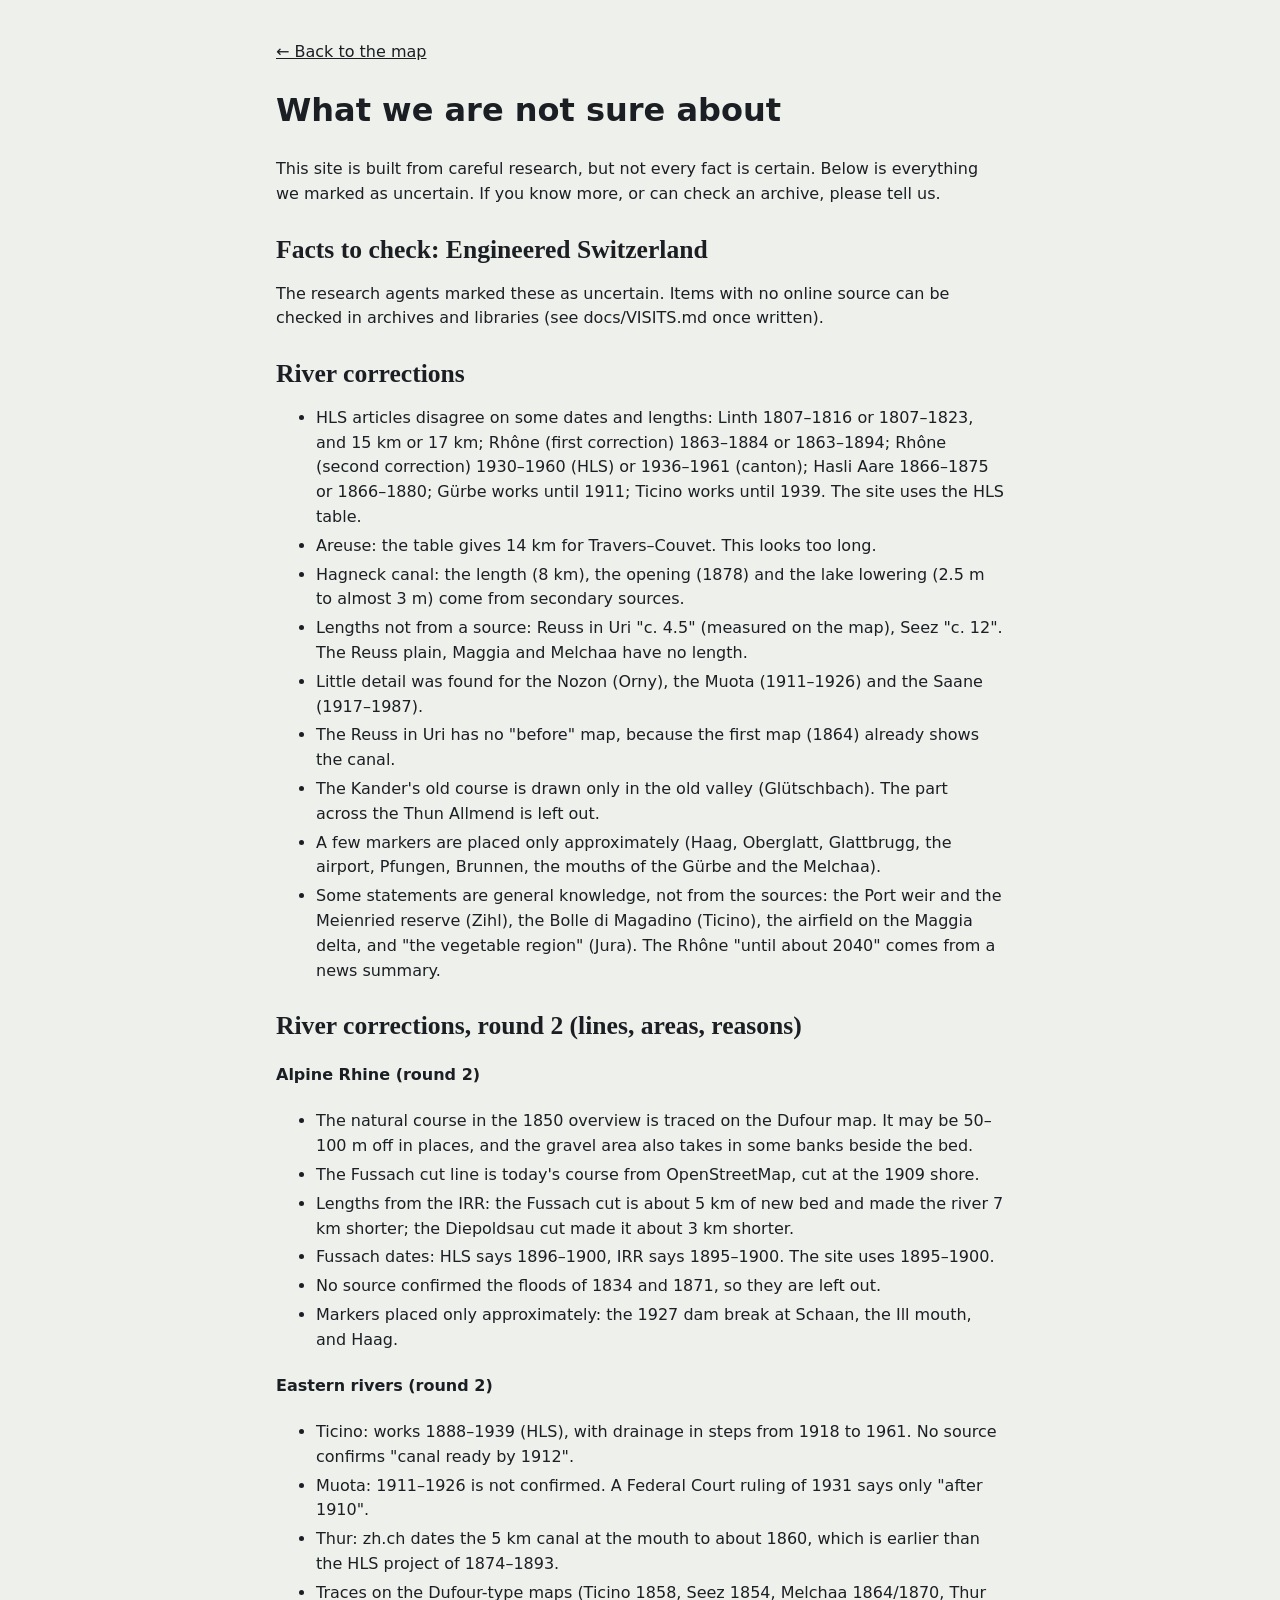
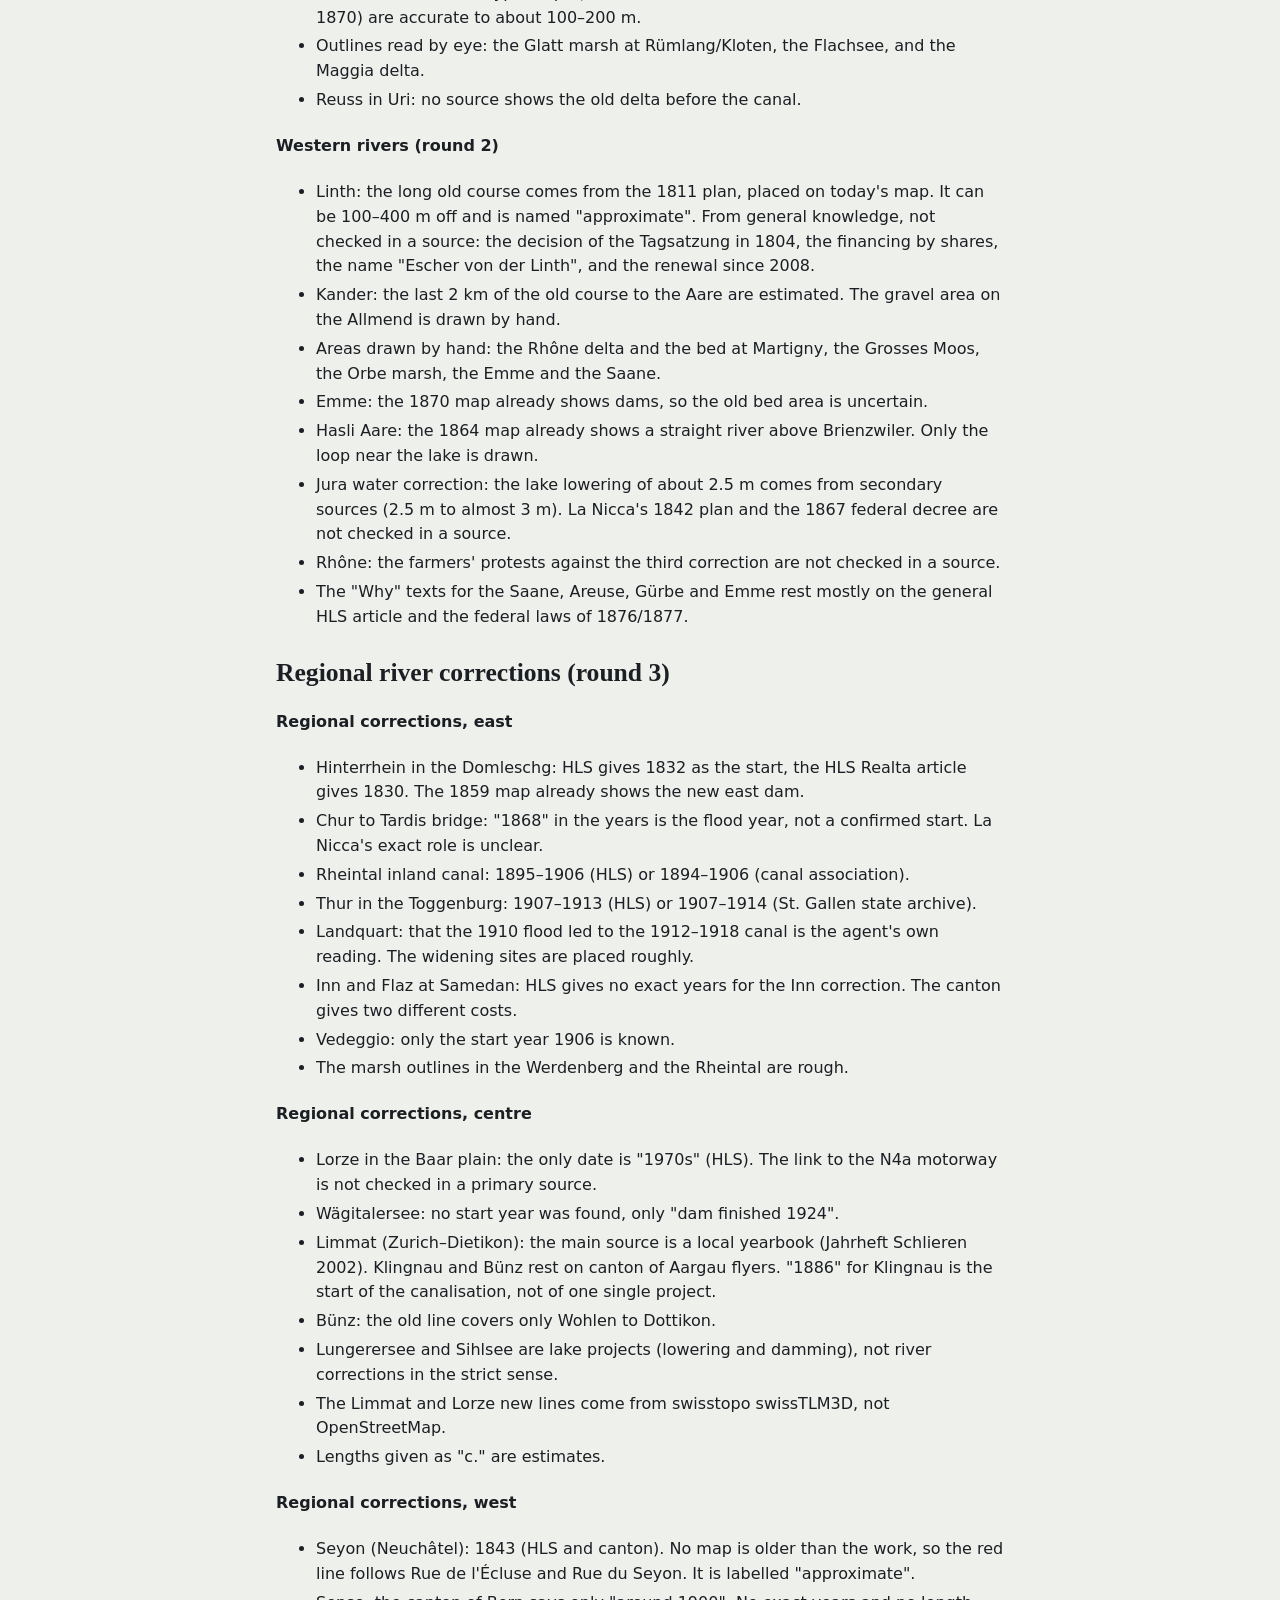
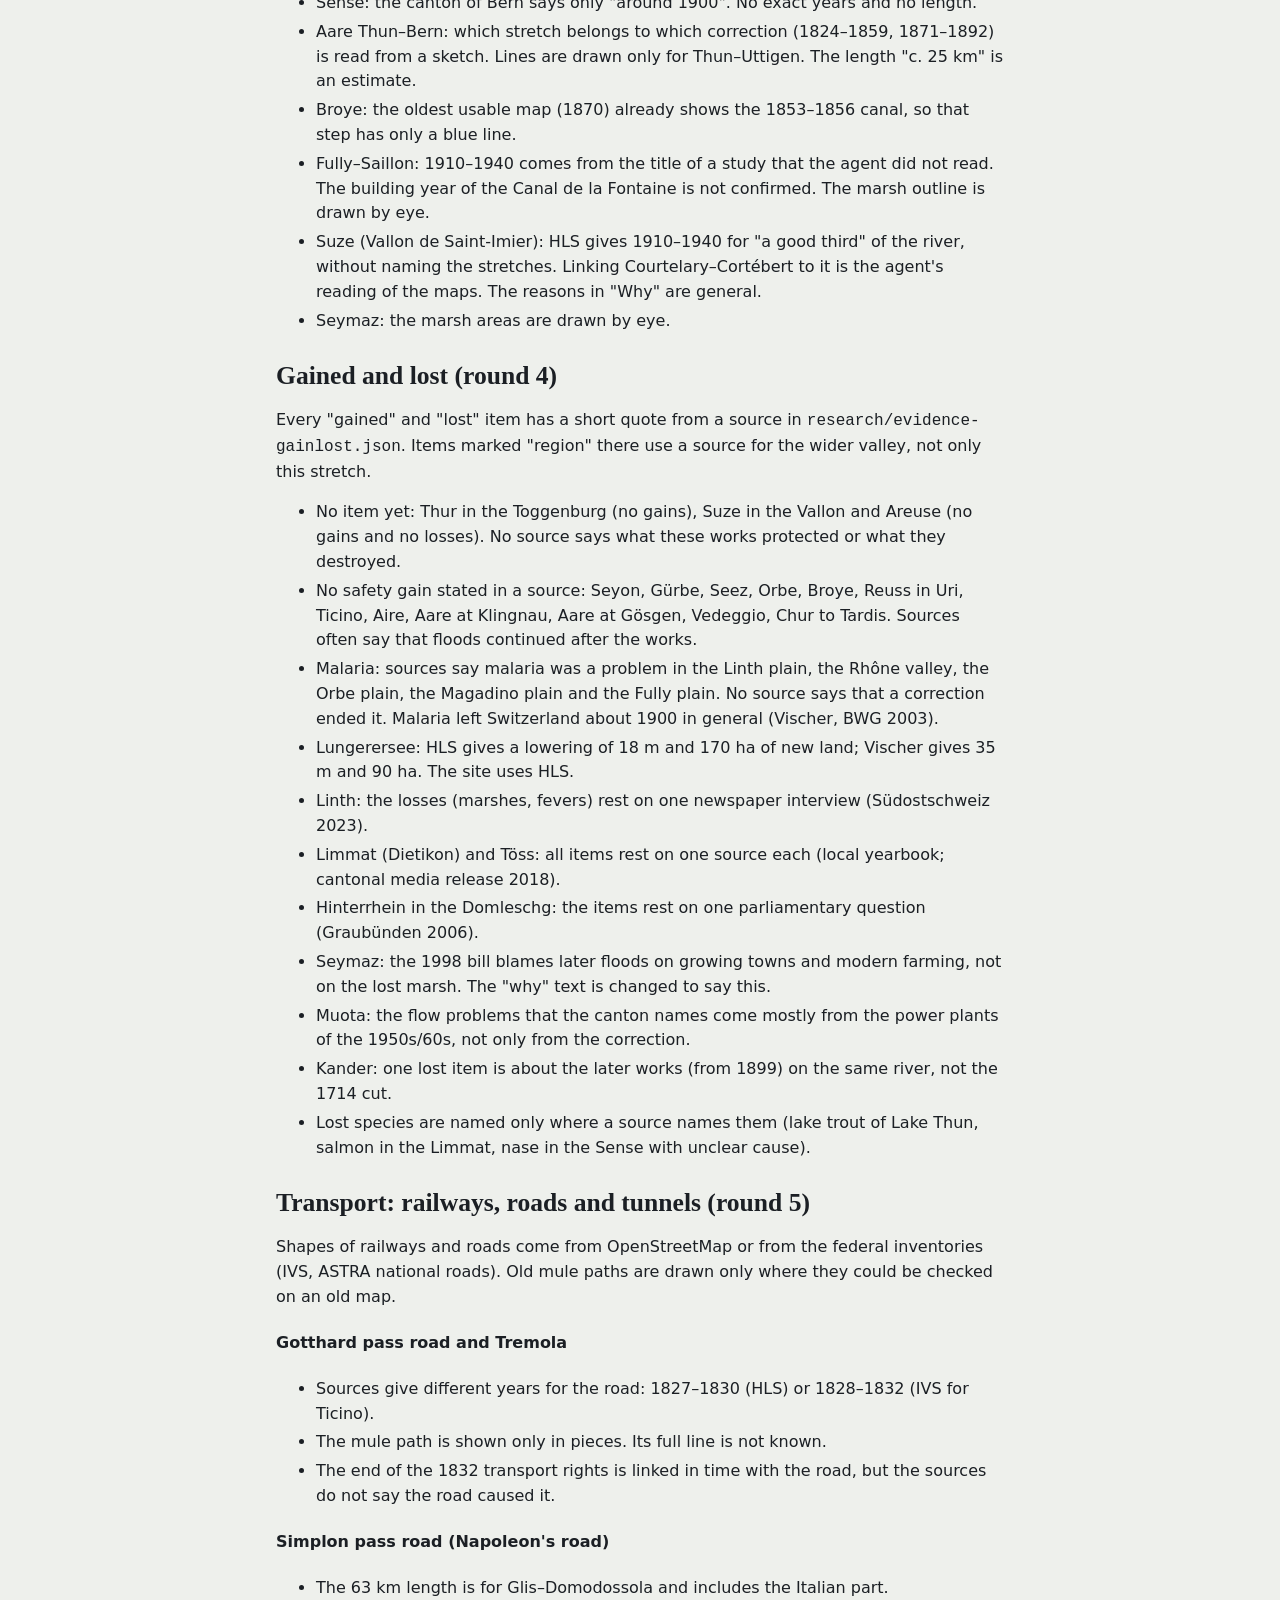
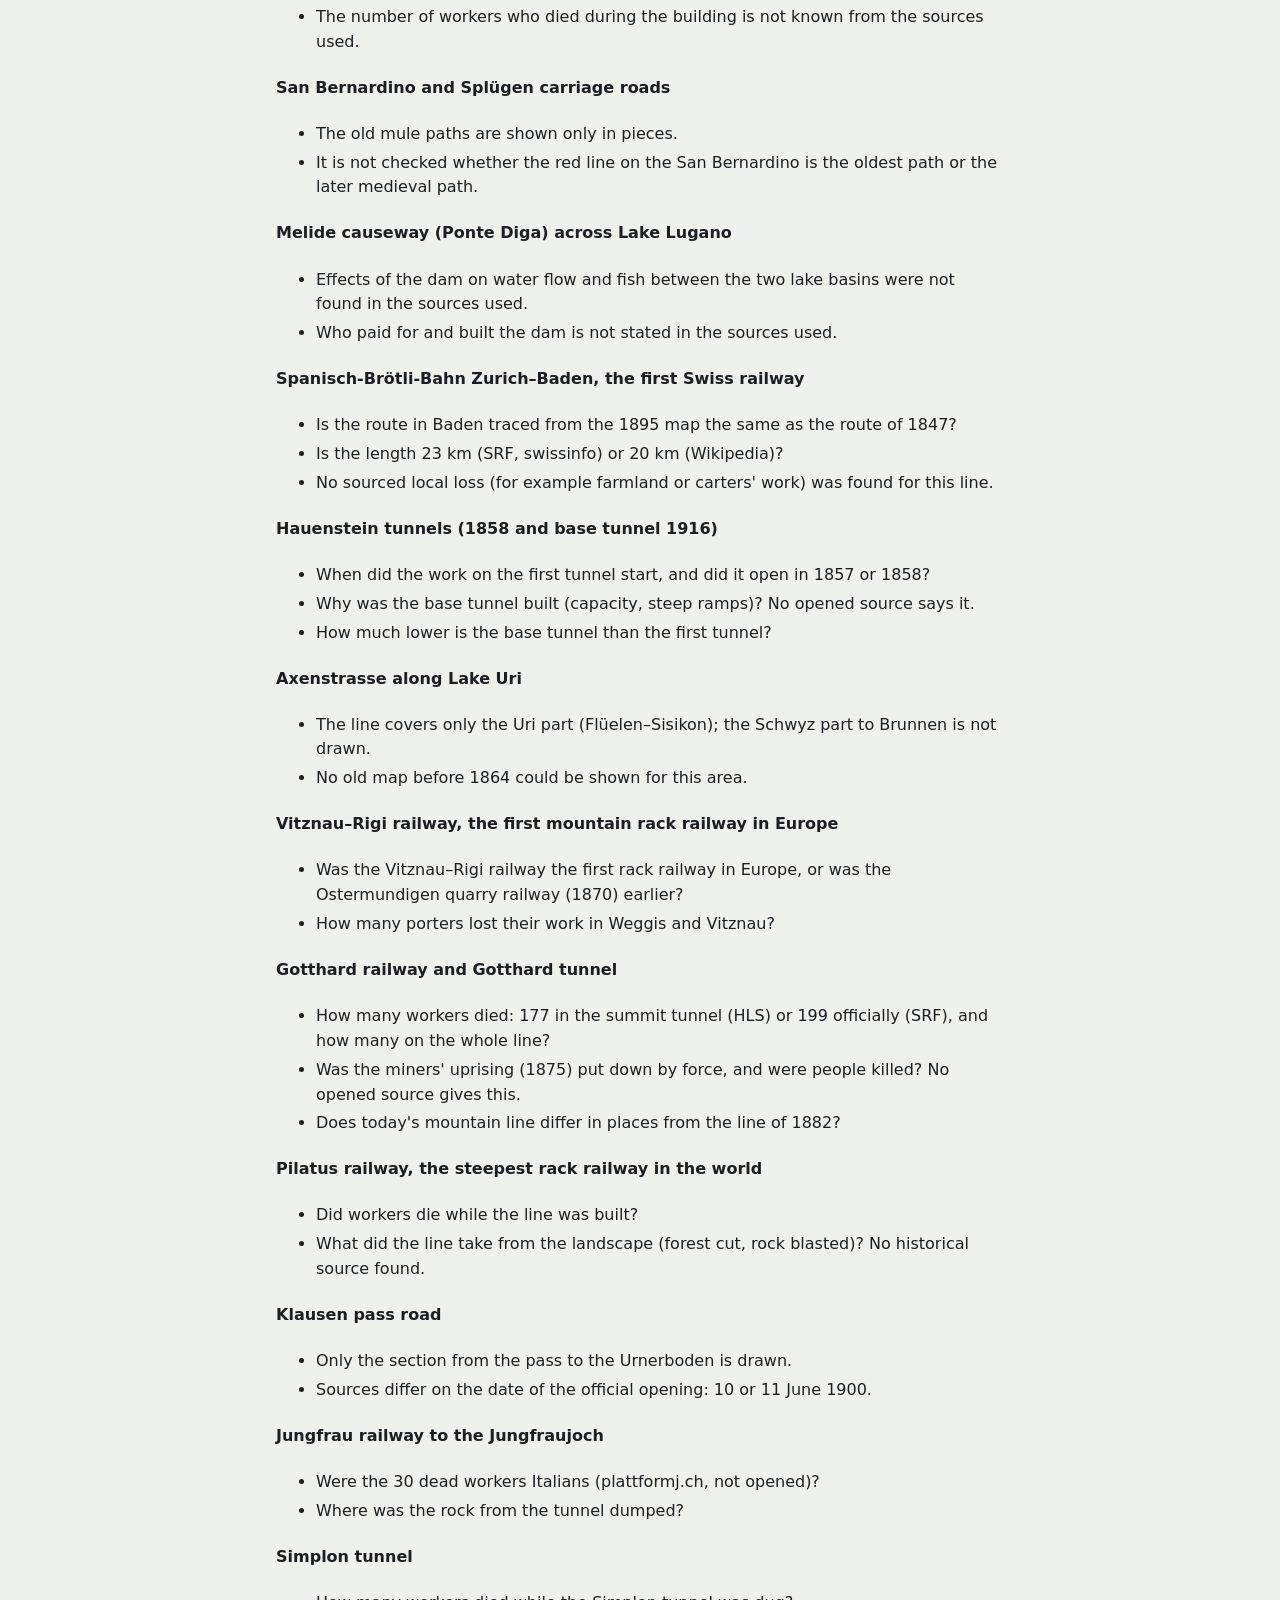
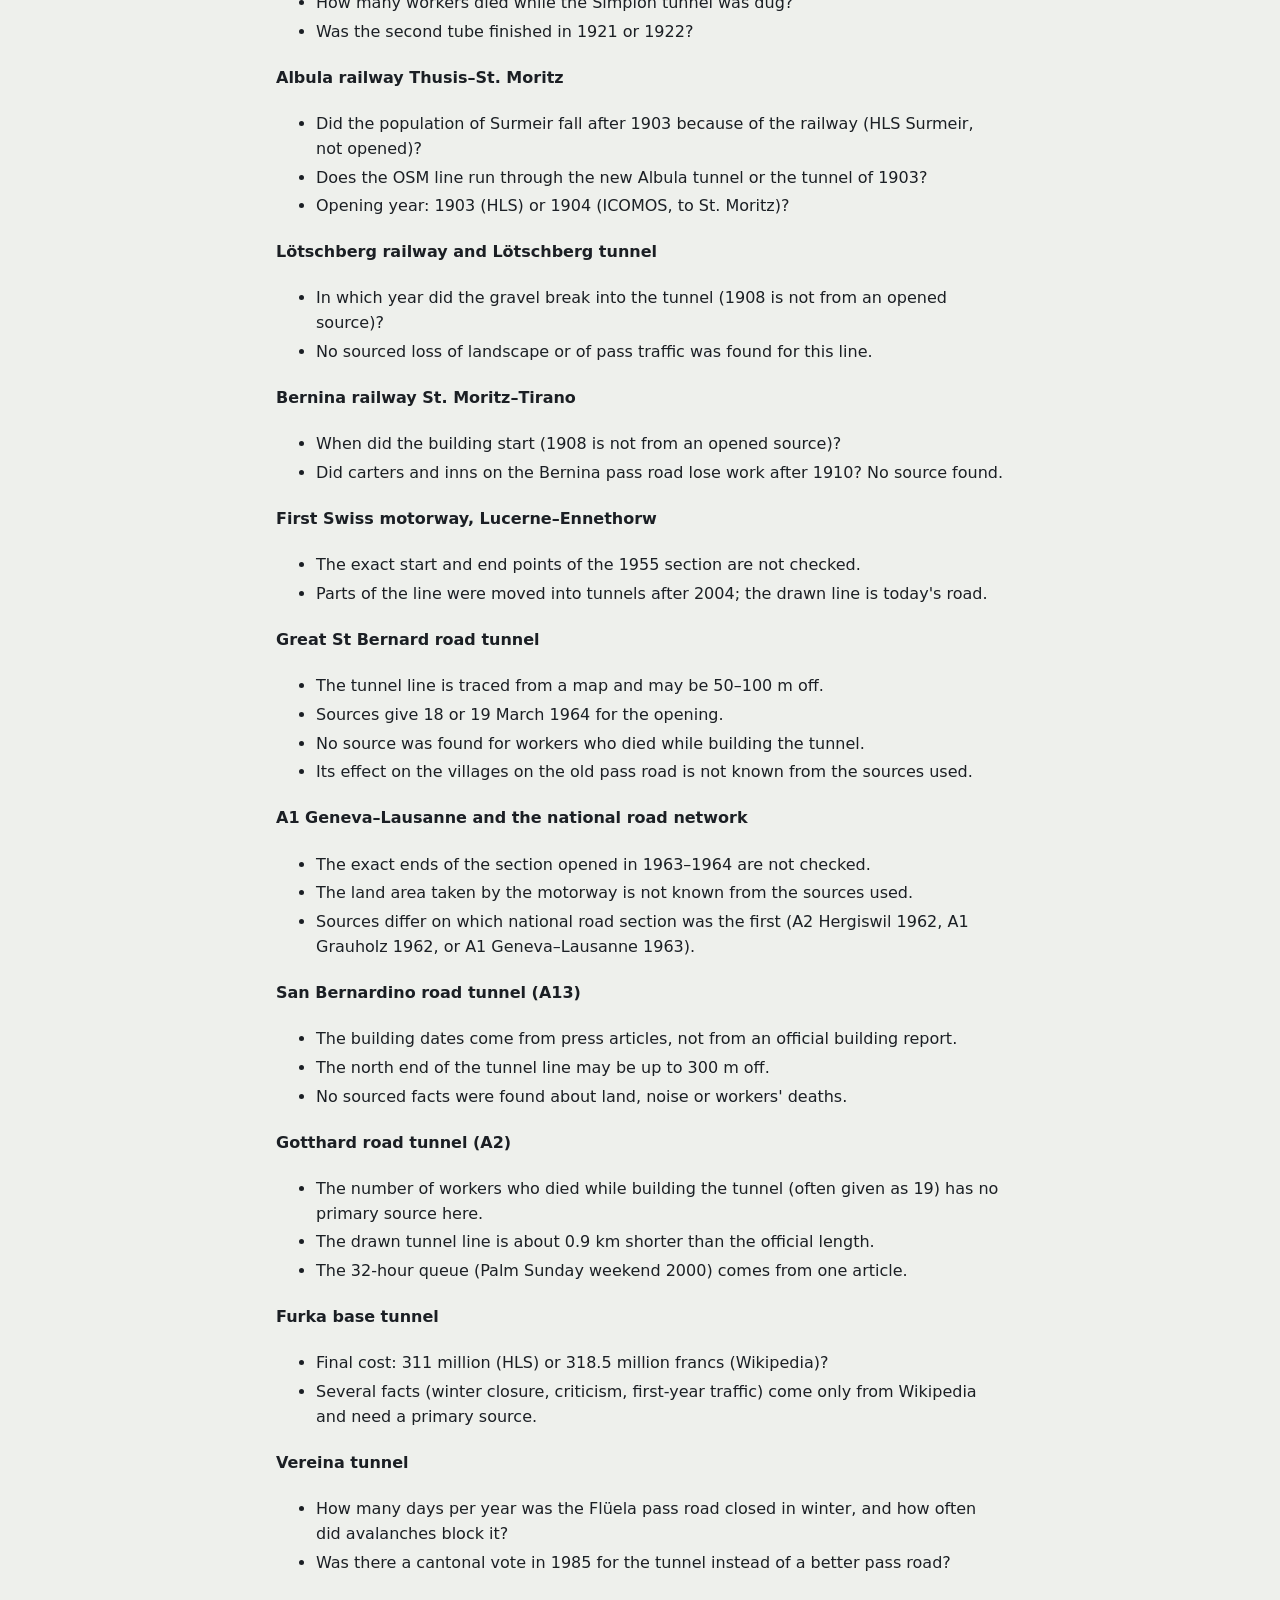
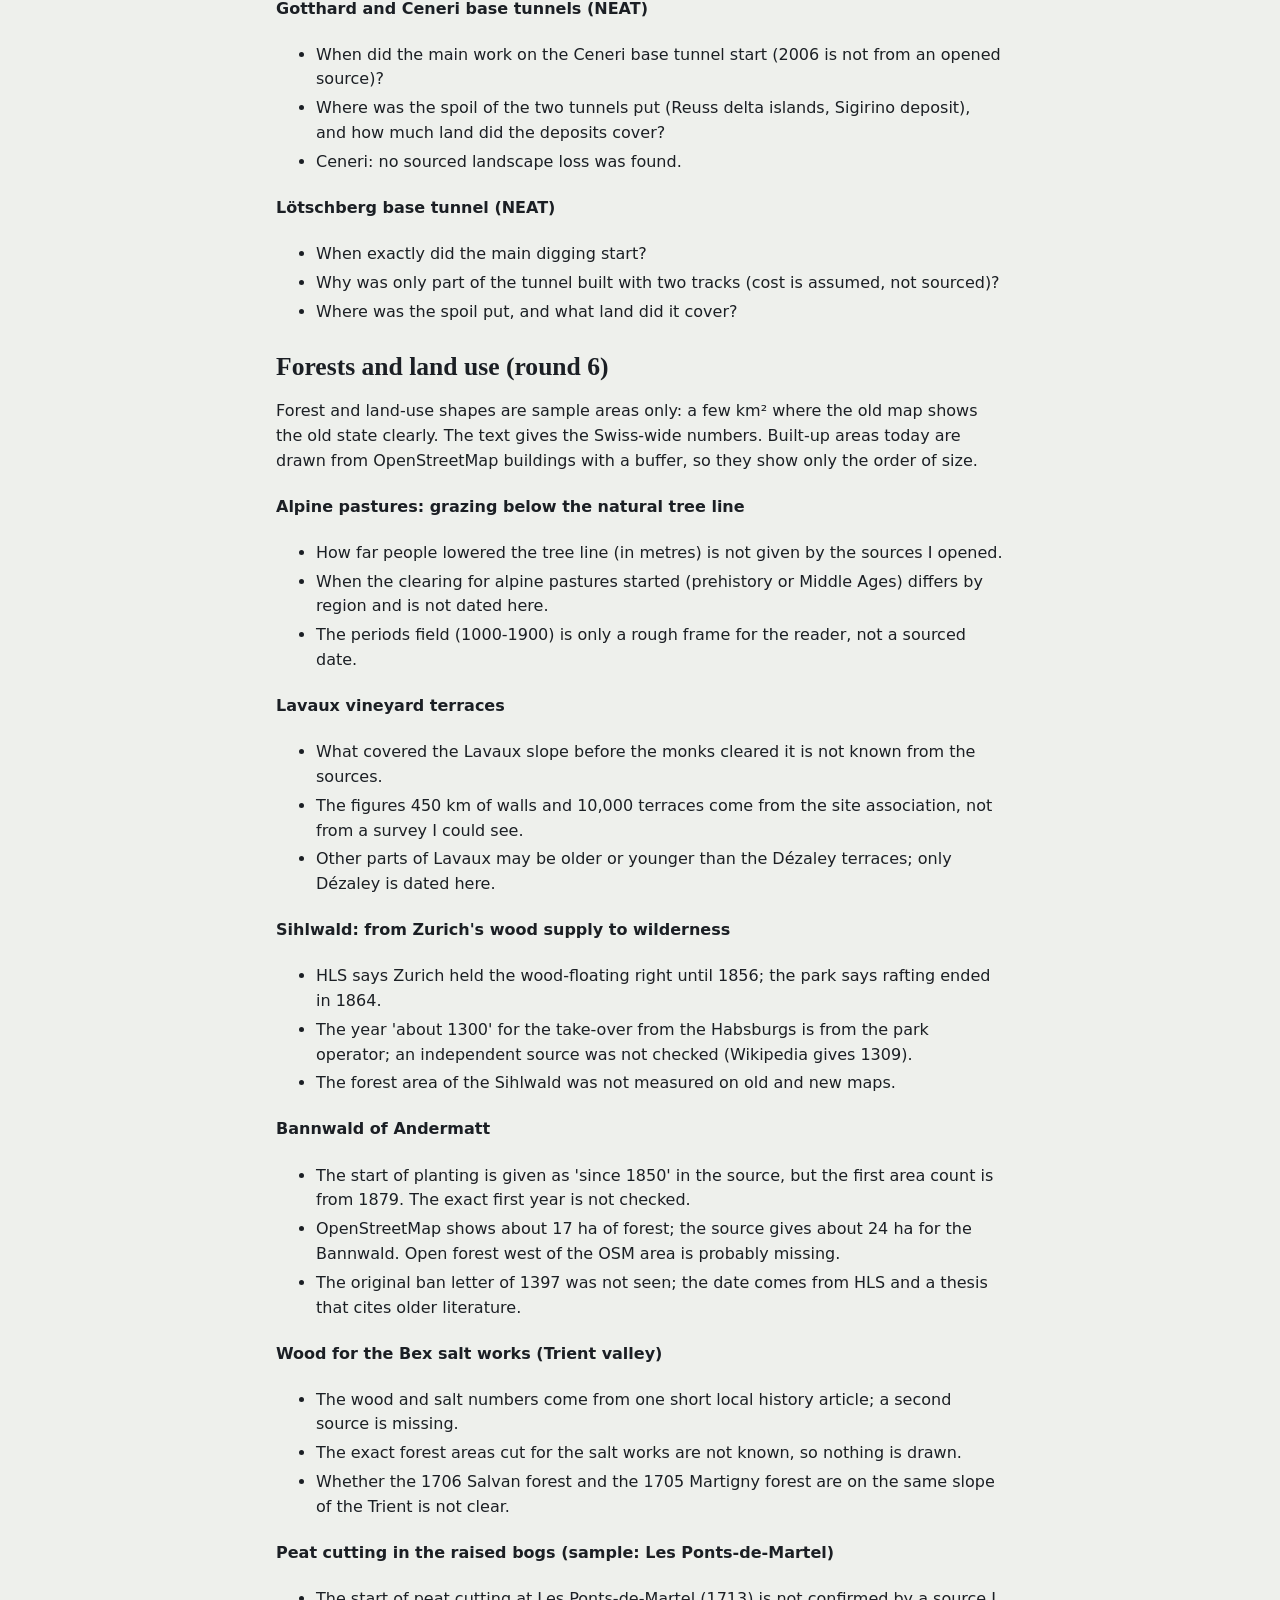
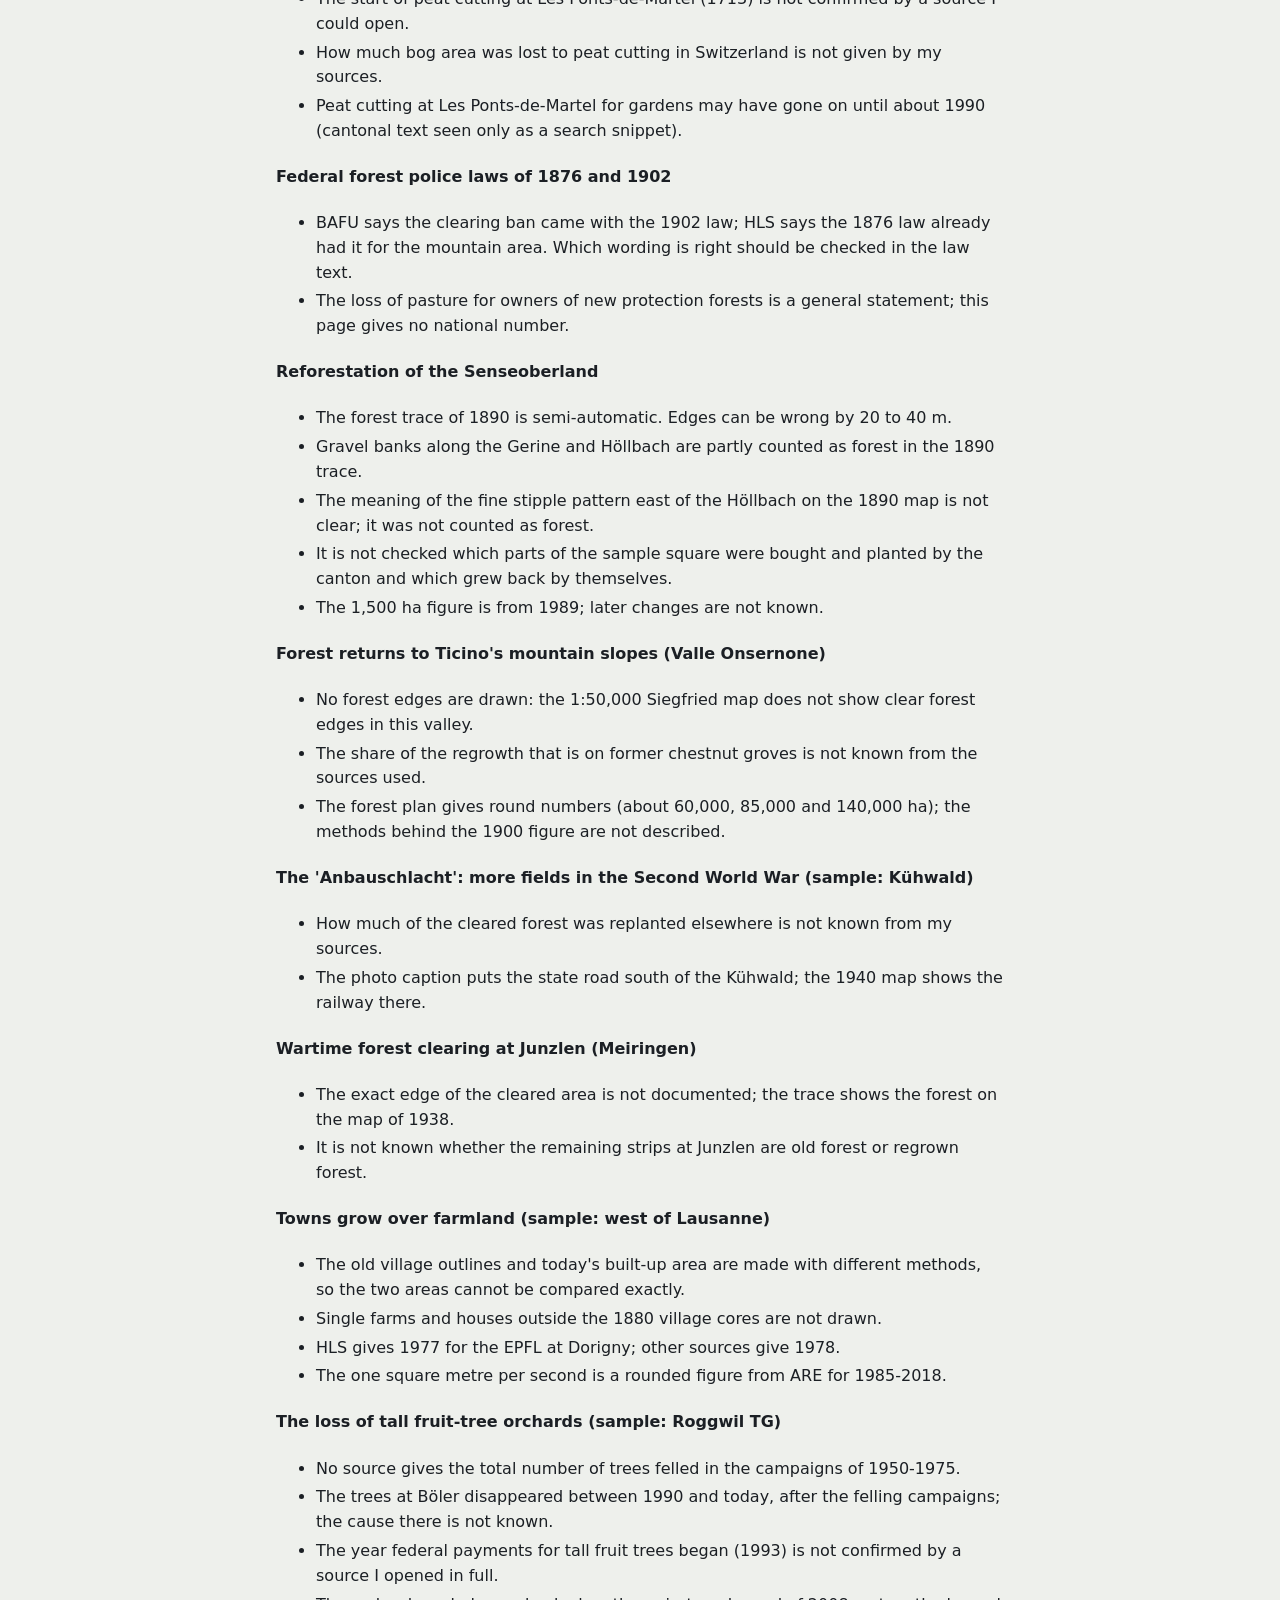
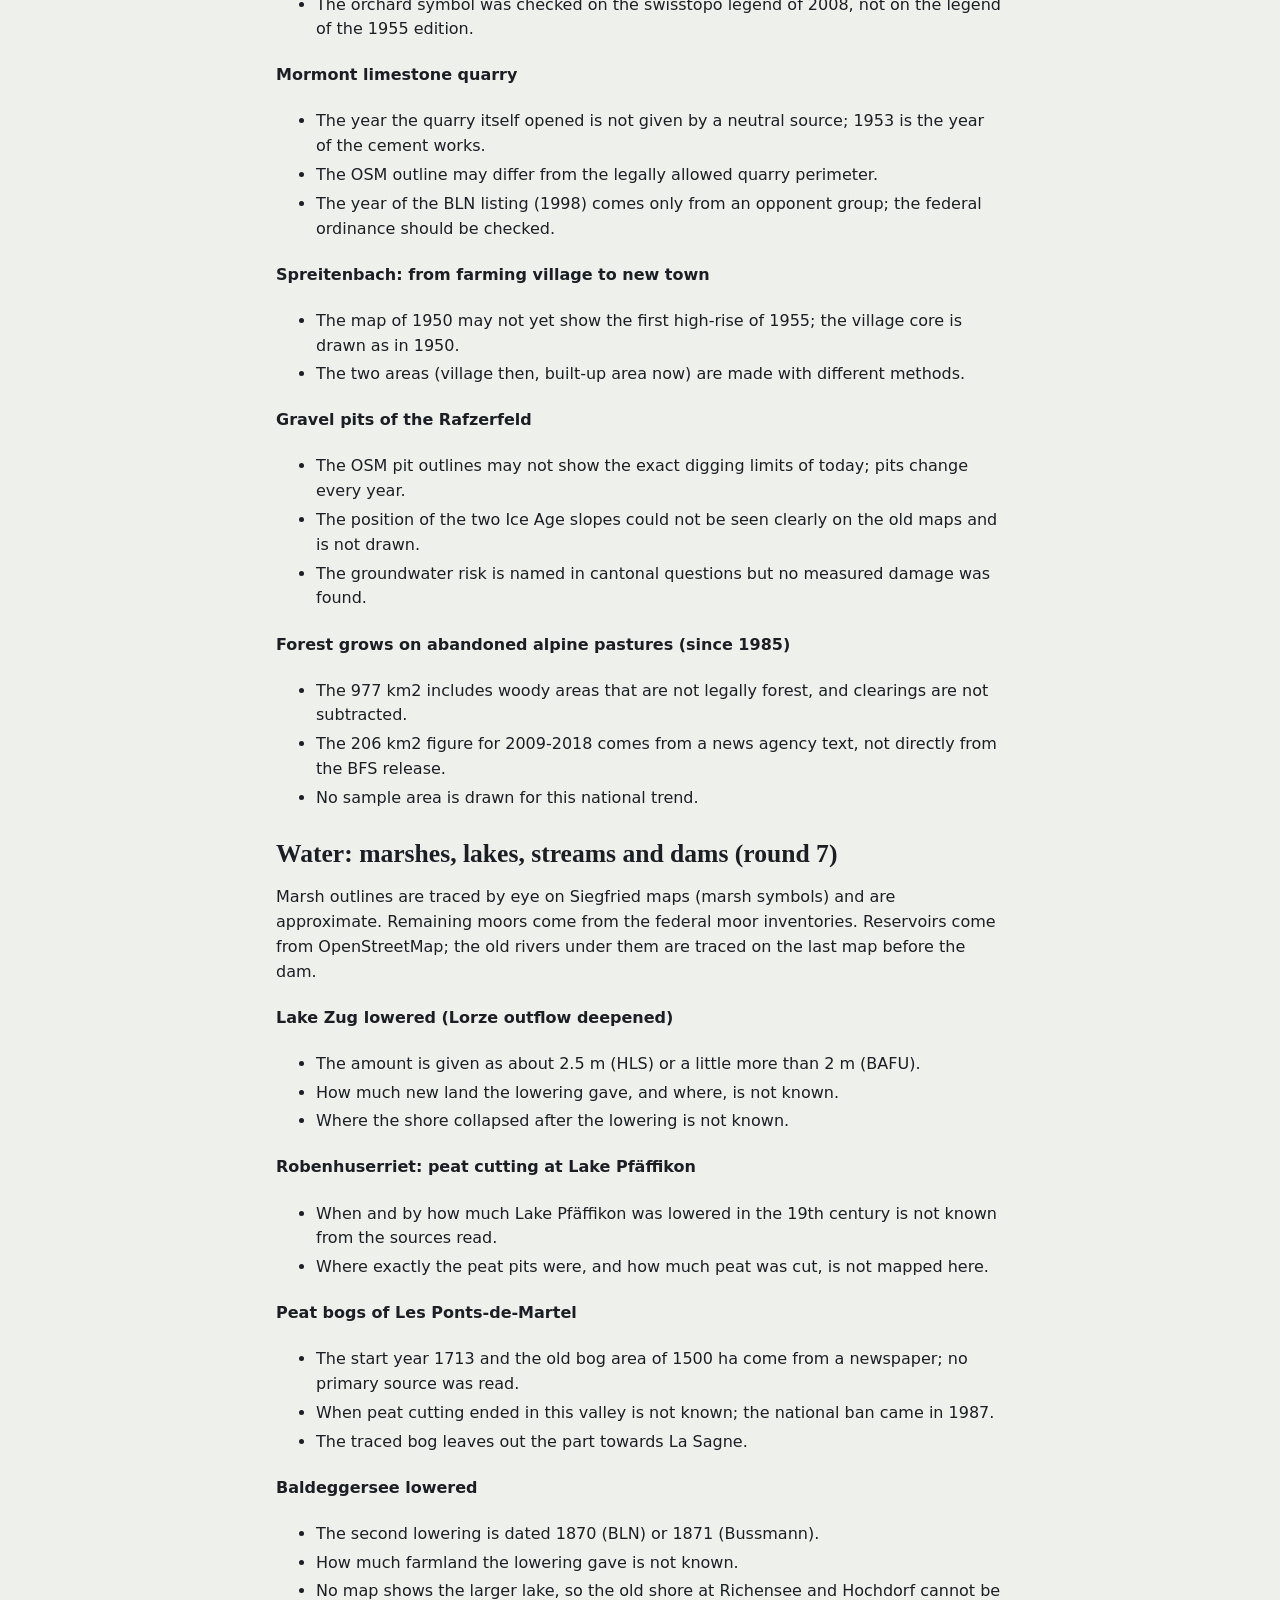
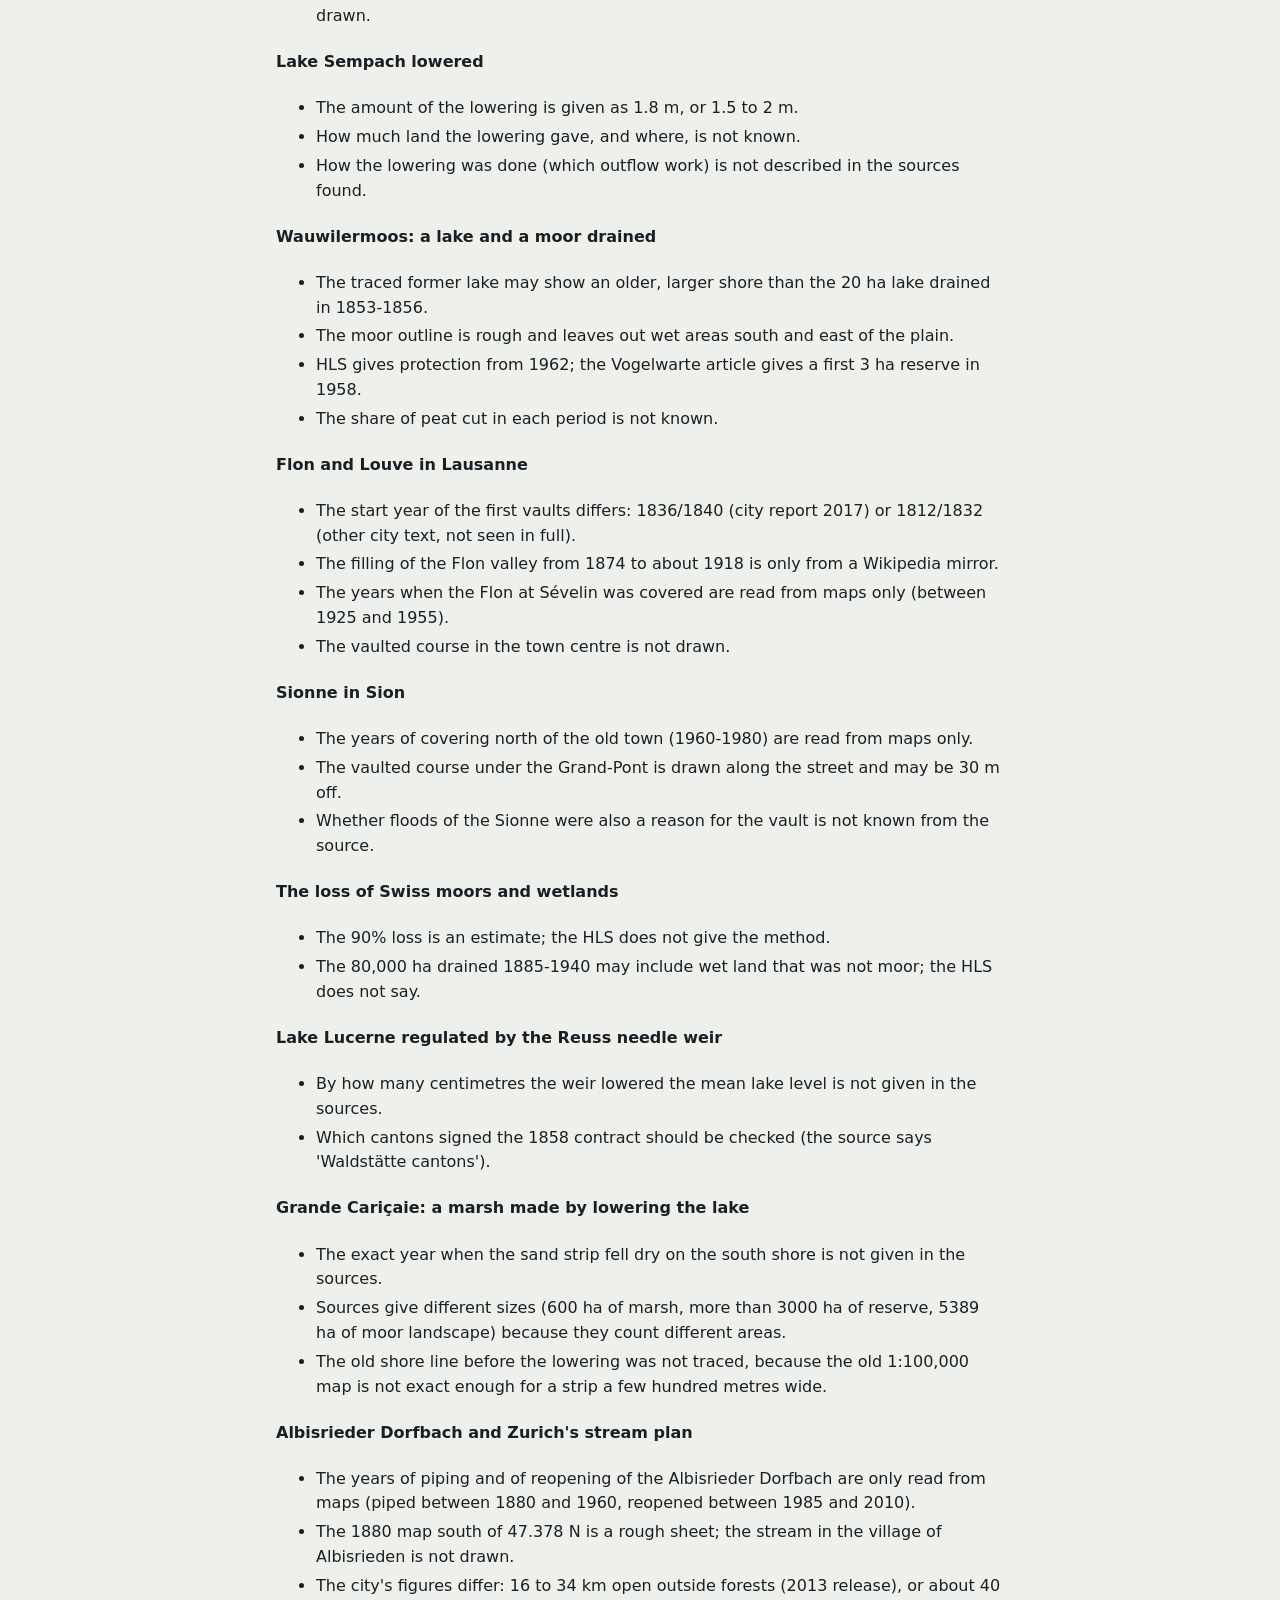
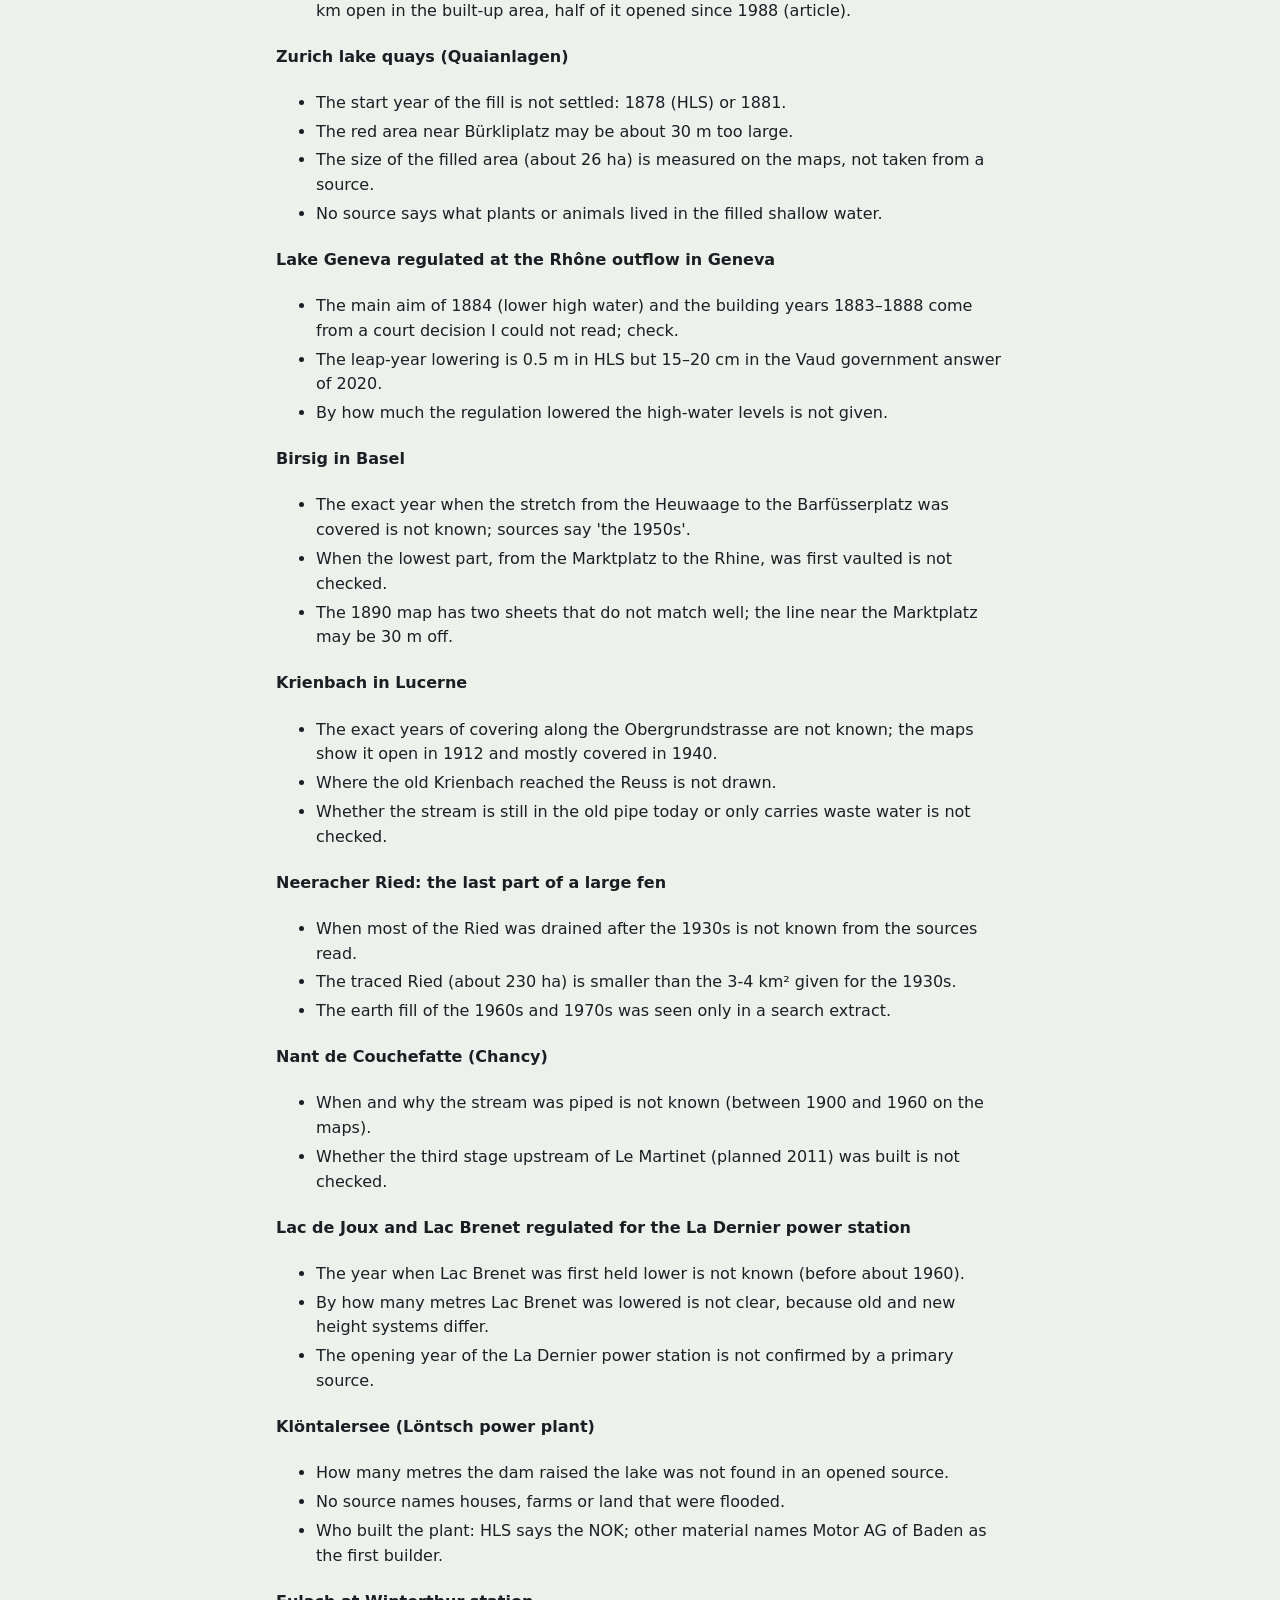
<file: uncertain.html>
<!doctype html>
<html lang="en">
<head>
<meta charset="utf-8">
<meta name="viewport" content="width=device-width, initial-scale=1">
<title>What we are not sure about · Engineered Switzerland</title>
<link rel="stylesheet" href="styles.css">
<style>.doc{max-width:760px;margin:0 auto;padding:24px 16px 48px}.doc h2{font:700 1.6rem/1.2 Fraunces,Georgia,serif;margin:28px 0 8px}.doc h3{font:700 1.2rem/1.3 Fraunces,Georgia,serif;margin:22px 0 6px}.doc li{margin:4px 0}.doc a{color:inherit}</style>
</head>
<body>
<main class="doc">
<p><a href="index.html">← Back to the map</a></p>
<h1>What we are not sure about</h1>
<p>This site is built from careful research, but not every fact is certain. Below is everything we marked as uncertain. If you know more, or can check an archive, please tell us.</p>
<h2>Facts to check: Engineered Switzerland</h2>
<p>The research agents marked these as uncertain. Items with no online source can be checked in archives and libraries (see docs/VISITS.md once written).</p>
<h2>River corrections</h2>
<ul>
<li>HLS articles disagree on some dates and lengths: Linth 1807–1816 or 1807–1823, and 15 km or 17 km; Rhône (first correction) 1863–1884 or 1863–1894; Rhône (second correction) 1930–1960 (HLS) or 1936–1961 (canton); Hasli Aare 1866–1875 or 1866–1880; Gürbe works until 1911; Ticino works until 1939. The site uses the HLS table.</li>
<li>Areuse: the table gives 14 km for Travers–Couvet. This looks too long.</li>
<li>Hagneck canal: the length (8 km), the opening (1878) and the lake lowering (2.5 m to almost 3 m) come from secondary sources.</li>
<li>Lengths not from a source: Reuss in Uri &quot;c. 4.5&quot; (measured on the map), Seez &quot;c. 12&quot;. The Reuss plain, Maggia and Melchaa have no length.</li>
<li>Little detail was found for the Nozon (Orny), the Muota (1911–1926) and the Saane (1917–1987).</li>
<li>The Reuss in Uri has no &quot;before&quot; map, because the first map (1864) already shows the canal.</li>
<li>The Kander&#x27;s old course is drawn only in the old valley (Glütschbach). The part across the Thun Allmend is left out.</li>
<li>A few markers are placed only approximately (Haag, Oberglatt, Glattbrugg, the airport, Pfungen, Brunnen, the mouths of the Gürbe and the Melchaa).</li>
<li>Some statements are general knowledge, not from the sources: the Port weir and the Meienried reserve (Zihl), the Bolle di Magadino (Ticino), the airfield on the Maggia delta, and &quot;the vegetable region&quot; (Jura). The Rhône &quot;until about 2040&quot; comes from a news summary.</li>
</ul>
<h2>River corrections, round 2 (lines, areas, reasons)</h2>
<h4>Alpine Rhine (round 2)</h4>
<ul>
<li>The natural course in the 1850 overview is traced on the Dufour map. It may be 50–100 m off in places, and the gravel area also takes in some banks beside the bed.</li>
<li>The Fussach cut line is today&#x27;s course from OpenStreetMap, cut at the 1909 shore.</li>
<li>Lengths from the IRR: the Fussach cut is about 5 km of new bed and made the river 7 km shorter; the Diepoldsau cut made it about 3 km shorter.</li>
<li>Fussach dates: HLS says 1896–1900, IRR says 1895–1900. The site uses 1895–1900.</li>
<li>No source confirmed the floods of 1834 and 1871, so they are left out.</li>
<li>Markers placed only approximately: the 1927 dam break at Schaan, the Ill mouth, and Haag.</li>
</ul>
<h4>Eastern rivers (round 2)</h4>
<ul>
<li>Ticino: works 1888–1939 (HLS), with drainage in steps from 1918 to 1961. No source confirms &quot;canal ready by 1912&quot;.</li>
<li>Muota: 1911–1926 is not confirmed. A Federal Court ruling of 1931 says only &quot;after 1910&quot;.</li>
<li>Thur: zh.ch dates the 5 km canal at the mouth to about 1860, which is earlier than the HLS project of 1874–1893.</li>
<li>Traces on the Dufour-type maps (Ticino 1858, Seez 1854, Melchaa 1864/1870, Thur 1870) are accurate to about 100–200 m.</li>
<li>Outlines read by eye: the Glatt marsh at Rümlang/Kloten, the Flachsee, and the Maggia delta.</li>
<li>Reuss in Uri: no source shows the old delta before the canal.</li>
</ul>
<h4>Western rivers (round 2)</h4>
<ul>
<li>Linth: the long old course comes from the 1811 plan, placed on today&#x27;s map. It can be 100–400 m off and is named &quot;approximate&quot;. From general knowledge, not checked in a source: the decision of the Tagsatzung in 1804, the financing by shares, the name &quot;Escher von der Linth&quot;, and the renewal since 2008.</li>
<li>Kander: the last 2 km of the old course to the Aare are estimated. The gravel area on the Allmend is drawn by hand.</li>
<li>Areas drawn by hand: the Rhône delta and the bed at Martigny, the Grosses Moos, the Orbe marsh, the Emme and the Saane.</li>
<li>Emme: the 1870 map already shows dams, so the old bed area is uncertain.</li>
<li>Hasli Aare: the 1864 map already shows a straight river above Brienzwiler. Only the loop near the lake is drawn.</li>
<li>Jura water correction: the lake lowering of about 2.5 m comes from secondary sources (2.5 m to almost 3 m). La Nicca&#x27;s 1842 plan and the 1867 federal decree are not checked in a source.</li>
<li>Rhône: the farmers&#x27; protests against the third correction are not checked in a source.</li>
<li>The &quot;Why&quot; texts for the Saane, Areuse, Gürbe and Emme rest mostly on the general HLS article and the federal laws of 1876/1877.</li>
</ul>
<h2>Regional river corrections (round 3)</h2>
<h4>Regional corrections, east</h4>
<ul>
<li>Hinterrhein in the Domleschg: HLS gives 1832 as the start, the HLS Realta article gives 1830. The 1859 map already shows the new east dam.</li>
<li>Chur to Tardis bridge: &quot;1868&quot; in the years is the flood year, not a confirmed start. La Nicca&#x27;s exact role is unclear.</li>
<li>Rheintal inland canal: 1895–1906 (HLS) or 1894–1906 (canal association).</li>
<li>Thur in the Toggenburg: 1907–1913 (HLS) or 1907–1914 (St. Gallen state archive).</li>
<li>Landquart: that the 1910 flood led to the 1912–1918 canal is the agent&#x27;s own reading. The widening sites are placed roughly.</li>
<li>Inn and Flaz at Samedan: HLS gives no exact years for the Inn correction. The canton gives two different costs.</li>
<li>Vedeggio: only the start year 1906 is known.</li>
<li>The marsh outlines in the Werdenberg and the Rheintal are rough.</li>
</ul>
<h4>Regional corrections, centre</h4>
<ul>
<li>Lorze in the Baar plain: the only date is &quot;1970s&quot; (HLS). The link to the N4a motorway is not checked in a primary source.</li>
<li>Wägitalersee: no start year was found, only &quot;dam finished 1924&quot;.</li>
<li>Limmat (Zurich–Dietikon): the main source is a local yearbook (Jahrheft Schlieren 2002). Klingnau and Bünz rest on canton of Aargau flyers. &quot;1886&quot; for Klingnau is the start of the canalisation, not of one single project.</li>
<li>Bünz: the old line covers only Wohlen to Dottikon.</li>
<li>Lungerersee and Sihlsee are lake projects (lowering and damming), not river corrections in the strict sense.</li>
<li>The Limmat and Lorze new lines come from swisstopo swissTLM3D, not OpenStreetMap.</li>
<li>Lengths given as &quot;c.&quot; are estimates.</li>
</ul>
<h4>Regional corrections, west</h4>
<ul>
<li>Seyon (Neuchâtel): 1843 (HLS and canton). No map is older than the work, so the red line follows Rue de l&#x27;Écluse and Rue du Seyon. It is labelled &quot;approximate&quot;.</li>
<li>Sense: the canton of Bern says only &quot;around 1900&quot;. No exact years and no length.</li>
<li>Aare Thun–Bern: which stretch belongs to which correction (1824–1859, 1871–1892) is read from a sketch. Lines are drawn only for Thun–Uttigen. The length &quot;c. 25 km&quot; is an estimate.</li>
<li>Broye: the oldest usable map (1870) already shows the 1853–1856 canal, so that step has only a blue line.</li>
<li>Fully–Saillon: 1910–1940 comes from the title of a study that the agent did not read. The building year of the Canal de la Fontaine is not confirmed. The marsh outline is drawn by eye.</li>
<li>Suze (Vallon de Saint-Imier): HLS gives 1910–1940 for &quot;a good third&quot; of the river, without naming the stretches. Linking Courtelary–Cortébert to it is the agent&#x27;s reading of the maps. The reasons in &quot;Why&quot; are general.</li>
<li>Seymaz: the marsh areas are drawn by eye.</li>
</ul>
<h2>Gained and lost (round 4)</h2>
<p>Every &quot;gained&quot; and &quot;lost&quot; item has a short quote from a source in <code>research/evidence-gainlost.json</code>. Items marked &quot;region&quot; there use a source for the wider valley, not only this stretch.</p>
<ul>
<li>No item yet: Thur in the Toggenburg (no gains), Suze in the Vallon and Areuse (no gains and no losses). No source says what these works protected or what they destroyed.</li>
<li>No safety gain stated in a source: Seyon, Gürbe, Seez, Orbe, Broye, Reuss in Uri, Ticino, Aire, Aare at Klingnau, Aare at Gösgen, Vedeggio, Chur to Tardis. Sources often say that floods continued after the works.</li>
<li>Malaria: sources say malaria was a problem in the Linth plain, the Rhône valley, the Orbe plain, the Magadino plain and the Fully plain. No source says that a correction ended it. Malaria left Switzerland about 1900 in general (Vischer, BWG 2003).</li>
<li>Lungerersee: HLS gives a lowering of 18 m and 170 ha of new land; Vischer gives 35 m and 90 ha. The site uses HLS.</li>
<li>Linth: the losses (marshes, fevers) rest on one newspaper interview (Südostschweiz 2023).</li>
<li>Limmat (Dietikon) and Töss: all items rest on one source each (local yearbook; cantonal media release 2018).</li>
<li>Hinterrhein in the Domleschg: the items rest on one parliamentary question (Graubünden 2006).</li>
<li>Seymaz: the 1998 bill blames later floods on growing towns and modern farming, not on the lost marsh. The &quot;why&quot; text is changed to say this.</li>
<li>Muota: the flow problems that the canton names come mostly from the power plants of the 1950s/60s, not only from the correction.</li>
<li>Kander: one lost item is about the later works (from 1899) on the same river, not the 1714 cut.</li>
<li>Lost species are named only where a source names them (lake trout of Lake Thun, salmon in the Limmat, nase in the Sense with unclear cause).</li>
</ul>
<h2>Transport: railways, roads and tunnels (round 5)</h2>
<p>Shapes of railways and roads come from OpenStreetMap or from the federal inventories (IVS, ASTRA national roads). Old mule paths are drawn only where they could be checked on an old map.</p>
<h4>Gotthard pass road and Tremola</h4>
<ul>
<li>Sources give different years for the road: 1827–1830 (HLS) or 1828–1832 (IVS for Ticino).</li>
<li>The mule path is shown only in pieces. Its full line is not known.</li>
<li>The end of the 1832 transport rights is linked in time with the road, but the sources do not say the road caused it.</li>
</ul>
<h4>Simplon pass road (Napoleon&#x27;s road)</h4>
<ul>
<li>The 63 km length is for Glis–Domodossola and includes the Italian part.</li>
<li>The number of workers who died during the building is not known from the sources used.</li>
</ul>
<h4>San Bernardino and Splügen carriage roads</h4>
<ul>
<li>The old mule paths are shown only in pieces.</li>
<li>It is not checked whether the red line on the San Bernardino is the oldest path or the later medieval path.</li>
</ul>
<h4>Melide causeway (Ponte Diga) across Lake Lugano</h4>
<ul>
<li>Effects of the dam on water flow and fish between the two lake basins were not found in the sources used.</li>
<li>Who paid for and built the dam is not stated in the sources used.</li>
</ul>
<h4>Spanisch-Brötli-Bahn Zurich–Baden, the first Swiss railway</h4>
<ul>
<li>Is the route in Baden traced from the 1895 map the same as the route of 1847?</li>
<li>Is the length 23 km (SRF, swissinfo) or 20 km (Wikipedia)?</li>
<li>No sourced local loss (for example farmland or carters&#x27; work) was found for this line.</li>
</ul>
<h4>Hauenstein tunnels (1858 and base tunnel 1916)</h4>
<ul>
<li>When did the work on the first tunnel start, and did it open in 1857 or 1858?</li>
<li>Why was the base tunnel built (capacity, steep ramps)? No opened source says it.</li>
<li>How much lower is the base tunnel than the first tunnel?</li>
</ul>
<h4>Axenstrasse along Lake Uri</h4>
<ul>
<li>The line covers only the Uri part (Flüelen–Sisikon); the Schwyz part to Brunnen is not drawn.</li>
<li>No old map before 1864 could be shown for this area.</li>
</ul>
<h4>Vitznau–Rigi railway, the first mountain rack railway in Europe</h4>
<ul>
<li>Was the Vitznau–Rigi railway the first rack railway in Europe, or was the Ostermundigen quarry railway (1870) earlier?</li>
<li>How many porters lost their work in Weggis and Vitznau?</li>
</ul>
<h4>Gotthard railway and Gotthard tunnel</h4>
<ul>
<li>How many workers died: 177 in the summit tunnel (HLS) or 199 officially (SRF), and how many on the whole line?</li>
<li>Was the miners&#x27; uprising (1875) put down by force, and were people killed? No opened source gives this.</li>
<li>Does today&#x27;s mountain line differ in places from the line of 1882?</li>
</ul>
<h4>Pilatus railway, the steepest rack railway in the world</h4>
<ul>
<li>Did workers die while the line was built?</li>
<li>What did the line take from the landscape (forest cut, rock blasted)? No historical source found.</li>
</ul>
<h4>Klausen pass road</h4>
<ul>
<li>Only the section from the pass to the Urnerboden is drawn.</li>
<li>Sources differ on the date of the official opening: 10 or 11 June 1900.</li>
</ul>
<h4>Jungfrau railway to the Jungfraujoch</h4>
<ul>
<li>Were the 30 dead workers Italians (plattformj.ch, not opened)?</li>
<li>Where was the rock from the tunnel dumped?</li>
</ul>
<h4>Simplon tunnel</h4>
<ul>
<li>How many workers died while the Simplon tunnel was dug?</li>
<li>Was the second tube finished in 1921 or 1922?</li>
</ul>
<h4>Albula railway Thusis–St. Moritz</h4>
<ul>
<li>Did the population of Surmeir fall after 1903 because of the railway (HLS Surmeir, not opened)?</li>
<li>Does the OSM line run through the new Albula tunnel or the tunnel of 1903?</li>
<li>Opening year: 1903 (HLS) or 1904 (ICOMOS, to St. Moritz)?</li>
</ul>
<h4>Lötschberg railway and Lötschberg tunnel</h4>
<ul>
<li>In which year did the gravel break into the tunnel (1908 is not from an opened source)?</li>
<li>No sourced loss of landscape or of pass traffic was found for this line.</li>
</ul>
<h4>Bernina railway St. Moritz–Tirano</h4>
<ul>
<li>When did the building start (1908 is not from an opened source)?</li>
<li>Did carters and inns on the Bernina pass road lose work after 1910? No source found.</li>
</ul>
<h4>First Swiss motorway, Lucerne–Ennethorw</h4>
<ul>
<li>The exact start and end points of the 1955 section are not checked.</li>
<li>Parts of the line were moved into tunnels after 2004; the drawn line is today&#x27;s road.</li>
</ul>
<h4>Great St Bernard road tunnel</h4>
<ul>
<li>The tunnel line is traced from a map and may be 50–100 m off.</li>
<li>Sources give 18 or 19 March 1964 for the opening.</li>
<li>No source was found for workers who died while building the tunnel.</li>
<li>Its effect on the villages on the old pass road is not known from the sources used.</li>
</ul>
<h4>A1 Geneva–Lausanne and the national road network</h4>
<ul>
<li>The exact ends of the section opened in 1963–1964 are not checked.</li>
<li>The land area taken by the motorway is not known from the sources used.</li>
<li>Sources differ on which national road section was the first (A2 Hergiswil 1962, A1 Grauholz 1962, or A1 Geneva–Lausanne 1963).</li>
</ul>
<h4>San Bernardino road tunnel (A13)</h4>
<ul>
<li>The building dates come from press articles, not from an official building report.</li>
<li>The north end of the tunnel line may be up to 300 m off.</li>
<li>No sourced facts were found about land, noise or workers&#x27; deaths.</li>
</ul>
<h4>Gotthard road tunnel (A2)</h4>
<ul>
<li>The number of workers who died while building the tunnel (often given as 19) has no primary source here.</li>
<li>The drawn tunnel line is about 0.9 km shorter than the official length.</li>
<li>The 32-hour queue (Palm Sunday weekend 2000) comes from one article.</li>
</ul>
<h4>Furka base tunnel</h4>
<ul>
<li>Final cost: 311 million (HLS) or 318.5 million francs (Wikipedia)?</li>
<li>Several facts (winter closure, criticism, first-year traffic) come only from Wikipedia and need a primary source.</li>
</ul>
<h4>Vereina tunnel</h4>
<ul>
<li>How many days per year was the Flüela pass road closed in winter, and how often did avalanches block it?</li>
<li>Was there a cantonal vote in 1985 for the tunnel instead of a better pass road?</li>
</ul>
<h4>Gotthard and Ceneri base tunnels (NEAT)</h4>
<ul>
<li>When did the main work on the Ceneri base tunnel start (2006 is not from an opened source)?</li>
<li>Where was the spoil of the two tunnels put (Reuss delta islands, Sigirino deposit), and how much land did the deposits cover?</li>
<li>Ceneri: no sourced landscape loss was found.</li>
</ul>
<h4>Lötschberg base tunnel (NEAT)</h4>
<ul>
<li>When exactly did the main digging start?</li>
<li>Why was only part of the tunnel built with two tracks (cost is assumed, not sourced)?</li>
<li>Where was the spoil put, and what land did it cover?</li>
</ul>
<h2>Forests and land use (round 6)</h2>
<p>Forest and land-use shapes are sample areas only: a few km² where the old map shows the old state clearly. The text gives the Swiss-wide numbers. Built-up areas today are drawn from OpenStreetMap buildings with a buffer, so they show only the order of size.</p>
<h4>Alpine pastures: grazing below the natural tree line</h4>
<ul>
<li>How far people lowered the tree line (in metres) is not given by the sources I opened.</li>
<li>When the clearing for alpine pastures started (prehistory or Middle Ages) differs by region and is not dated here.</li>
<li>The periods field (1000-1900) is only a rough frame for the reader, not a sourced date.</li>
</ul>
<h4>Lavaux vineyard terraces</h4>
<ul>
<li>What covered the Lavaux slope before the monks cleared it is not known from the sources.</li>
<li>The figures 450 km of walls and 10,000 terraces come from the site association, not from a survey I could see.</li>
<li>Other parts of Lavaux may be older or younger than the Dézaley terraces; only Dézaley is dated here.</li>
</ul>
<h4>Sihlwald: from Zurich&#x27;s wood supply to wilderness</h4>
<ul>
<li>HLS says Zurich held the wood-floating right until 1856; the park says rafting ended in 1864.</li>
<li>The year &#x27;about 1300&#x27; for the take-over from the Habsburgs is from the park operator; an independent source was not checked (Wikipedia gives 1309).</li>
<li>The forest area of the Sihlwald was not measured on old and new maps.</li>
</ul>
<h4>Bannwald of Andermatt</h4>
<ul>
<li>The start of planting is given as &#x27;since 1850&#x27; in the source, but the first area count is from 1879. The exact first year is not checked.</li>
<li>OpenStreetMap shows about 17 ha of forest; the source gives about 24 ha for the Bannwald. Open forest west of the OSM area is probably missing.</li>
<li>The original ban letter of 1397 was not seen; the date comes from HLS and a thesis that cites older literature.</li>
</ul>
<h4>Wood for the Bex salt works (Trient valley)</h4>
<ul>
<li>The wood and salt numbers come from one short local history article; a second source is missing.</li>
<li>The exact forest areas cut for the salt works are not known, so nothing is drawn.</li>
<li>Whether the 1706 Salvan forest and the 1705 Martigny forest are on the same slope of the Trient is not clear.</li>
</ul>
<h4>Peat cutting in the raised bogs (sample: Les Ponts-de-Martel)</h4>
<ul>
<li>The start of peat cutting at Les Ponts-de-Martel (1713) is not confirmed by a source I could open.</li>
<li>How much bog area was lost to peat cutting in Switzerland is not given by my sources.</li>
<li>Peat cutting at Les Ponts-de-Martel for gardens may have gone on until about 1990 (cantonal text seen only as a search snippet).</li>
</ul>
<h4>Federal forest police laws of 1876 and 1902</h4>
<ul>
<li>BAFU says the clearing ban came with the 1902 law; HLS says the 1876 law already had it for the mountain area. Which wording is right should be checked in the law text.</li>
<li>The loss of pasture for owners of new protection forests is a general statement; this page gives no national number.</li>
</ul>
<h4>Reforestation of the Senseoberland</h4>
<ul>
<li>The forest trace of 1890 is semi-automatic. Edges can be wrong by 20 to 40 m.</li>
<li>Gravel banks along the Gerine and Höllbach are partly counted as forest in the 1890 trace.</li>
<li>The meaning of the fine stipple pattern east of the Höllbach on the 1890 map is not clear; it was not counted as forest.</li>
<li>It is not checked which parts of the sample square were bought and planted by the canton and which grew back by themselves.</li>
<li>The 1,500 ha figure is from 1989; later changes are not known.</li>
</ul>
<h4>Forest returns to Ticino&#x27;s mountain slopes (Valle Onsernone)</h4>
<ul>
<li>No forest edges are drawn: the 1:50,000 Siegfried map does not show clear forest edges in this valley.</li>
<li>The share of the regrowth that is on former chestnut groves is not known from the sources used.</li>
<li>The forest plan gives round numbers (about 60,000, 85,000 and 140,000 ha); the methods behind the 1900 figure are not described.</li>
</ul>
<h4>The &#x27;Anbauschlacht&#x27;: more fields in the Second World War (sample: Kühwald)</h4>
<ul>
<li>How much of the cleared forest was replanted elsewhere is not known from my sources.</li>
<li>The photo caption puts the state road south of the Kühwald; the 1940 map shows the railway there.</li>
</ul>
<h4>Wartime forest clearing at Junzlen (Meiringen)</h4>
<ul>
<li>The exact edge of the cleared area is not documented; the trace shows the forest on the map of 1938.</li>
<li>It is not known whether the remaining strips at Junzlen are old forest or regrown forest.</li>
</ul>
<h4>Towns grow over farmland (sample: west of Lausanne)</h4>
<ul>
<li>The old village outlines and today&#x27;s built-up area are made with different methods, so the two areas cannot be compared exactly.</li>
<li>Single farms and houses outside the 1880 village cores are not drawn.</li>
<li>HLS gives 1977 for the EPFL at Dorigny; other sources give 1978.</li>
<li>The one square metre per second is a rounded figure from ARE for 1985-2018.</li>
</ul>
<h4>The loss of tall fruit-tree orchards (sample: Roggwil TG)</h4>
<ul>
<li>No source gives the total number of trees felled in the campaigns of 1950-1975.</li>
<li>The trees at Böler disappeared between 1990 and today, after the felling campaigns; the cause there is not known.</li>
<li>The year federal payments for tall fruit trees began (1993) is not confirmed by a source I opened in full.</li>
<li>The orchard symbol was checked on the swisstopo legend of 2008, not on the legend of the 1955 edition.</li>
</ul>
<h4>Mormont limestone quarry</h4>
<ul>
<li>The year the quarry itself opened is not given by a neutral source; 1953 is the year of the cement works.</li>
<li>The OSM outline may differ from the legally allowed quarry perimeter.</li>
<li>The year of the BLN listing (1998) comes only from an opponent group; the federal ordinance should be checked.</li>
</ul>
<h4>Spreitenbach: from farming village to new town</h4>
<ul>
<li>The map of 1950 may not yet show the first high-rise of 1955; the village core is drawn as in 1950.</li>
<li>The two areas (village then, built-up area now) are made with different methods.</li>
</ul>
<h4>Gravel pits of the Rafzerfeld</h4>
<ul>
<li>The OSM pit outlines may not show the exact digging limits of today; pits change every year.</li>
<li>The position of the two Ice Age slopes could not be seen clearly on the old maps and is not drawn.</li>
<li>The groundwater risk is named in cantonal questions but no measured damage was found.</li>
</ul>
<h4>Forest grows on abandoned alpine pastures (since 1985)</h4>
<ul>
<li>The 977 km2 includes woody areas that are not legally forest, and clearings are not subtracted.</li>
<li>The 206 km2 figure for 2009-2018 comes from a news agency text, not directly from the BFS release.</li>
<li>No sample area is drawn for this national trend.</li>
</ul>
<h2>Water: marshes, lakes, streams and dams (round 7)</h2>
<p>Marsh outlines are traced by eye on Siegfried maps (marsh symbols) and are approximate. Remaining moors come from the federal moor inventories. Reservoirs come from OpenStreetMap; the old rivers under them are traced on the last map before the dam.</p>
<h4>Lake Zug lowered (Lorze outflow deepened)</h4>
<ul>
<li>The amount is given as about 2.5 m (HLS) or a little more than 2 m (BAFU).</li>
<li>How much new land the lowering gave, and where, is not known.</li>
<li>Where the shore collapsed after the lowering is not known.</li>
</ul>
<h4>Robenhuserriet: peat cutting at Lake Pfäffikon</h4>
<ul>
<li>When and by how much Lake Pfäffikon was lowered in the 19th century is not known from the sources read.</li>
<li>Where exactly the peat pits were, and how much peat was cut, is not mapped here.</li>
</ul>
<h4>Peat bogs of Les Ponts-de-Martel</h4>
<ul>
<li>The start year 1713 and the old bog area of 1500 ha come from a newspaper; no primary source was read.</li>
<li>When peat cutting ended in this valley is not known; the national ban came in 1987.</li>
<li>The traced bog leaves out the part towards La Sagne.</li>
</ul>
<h4>Baldeggersee lowered</h4>
<ul>
<li>The second lowering is dated 1870 (BLN) or 1871 (Bussmann).</li>
<li>How much farmland the lowering gave is not known.</li>
<li>No map shows the larger lake, so the old shore at Richensee and Hochdorf cannot be drawn.</li>
</ul>
<h4>Lake Sempach lowered</h4>
<ul>
<li>The amount of the lowering is given as 1.8 m, or 1.5 to 2 m.</li>
<li>How much land the lowering gave, and where, is not known.</li>
<li>How the lowering was done (which outflow work) is not described in the sources found.</li>
</ul>
<h4>Wauwilermoos: a lake and a moor drained</h4>
<ul>
<li>The traced former lake may show an older, larger shore than the 20 ha lake drained in 1853-1856.</li>
<li>The moor outline is rough and leaves out wet areas south and east of the plain.</li>
<li>HLS gives protection from 1962; the Vogelwarte article gives a first 3 ha reserve in 1958.</li>
<li>The share of peat cut in each period is not known.</li>
</ul>
<h4>Flon and Louve in Lausanne</h4>
<ul>
<li>The start year of the first vaults differs: 1836/1840 (city report 2017) or 1812/1832 (other city text, not seen in full).</li>
<li>The filling of the Flon valley from 1874 to about 1918 is only from a Wikipedia mirror.</li>
<li>The years when the Flon at Sévelin was covered are read from maps only (between 1925 and 1955).</li>
<li>The vaulted course in the town centre is not drawn.</li>
</ul>
<h4>Sionne in Sion</h4>
<ul>
<li>The years of covering north of the old town (1960-1980) are read from maps only.</li>
<li>The vaulted course under the Grand-Pont is drawn along the street and may be 30 m off.</li>
<li>Whether floods of the Sionne were also a reason for the vault is not known from the source.</li>
</ul>
<h4>The loss of Swiss moors and wetlands</h4>
<ul>
<li>The 90% loss is an estimate; the HLS does not give the method.</li>
<li>The 80,000 ha drained 1885-1940 may include wet land that was not moor; the HLS does not say.</li>
</ul>
<h4>Lake Lucerne regulated by the Reuss needle weir</h4>
<ul>
<li>By how many centimetres the weir lowered the mean lake level is not given in the sources.</li>
<li>Which cantons signed the 1858 contract should be checked (the source says &#x27;Waldstätte cantons&#x27;).</li>
</ul>
<h4>Grande Cariçaie: a marsh made by lowering the lake</h4>
<ul>
<li>The exact year when the sand strip fell dry on the south shore is not given in the sources.</li>
<li>Sources give different sizes (600 ha of marsh, more than 3000 ha of reserve, 5389 ha of moor landscape) because they count different areas.</li>
<li>The old shore line before the lowering was not traced, because the old 1:100,000 map is not exact enough for a strip a few hundred metres wide.</li>
</ul>
<h4>Albisrieder Dorfbach and Zurich&#x27;s stream plan</h4>
<ul>
<li>The years of piping and of reopening of the Albisrieder Dorfbach are only read from maps (piped between 1880 and 1960, reopened between 1985 and 2010).</li>
<li>The 1880 map south of 47.378 N is a rough sheet; the stream in the village of Albisrieden is not drawn.</li>
<li>The city&#x27;s figures differ: 16 to 34 km open outside forests (2013 release), or about 40 km open in the built-up area, half of it opened since 1988 (article).</li>
</ul>
<h4>Zurich lake quays (Quaianlagen)</h4>
<ul>
<li>The start year of the fill is not settled: 1878 (HLS) or 1881.</li>
<li>The red area near Bürkliplatz may be about 30 m too large.</li>
<li>The size of the filled area (about 26 ha) is measured on the maps, not taken from a source.</li>
<li>No source says what plants or animals lived in the filled shallow water.</li>
</ul>
<h4>Lake Geneva regulated at the Rhône outflow in Geneva</h4>
<ul>
<li>The main aim of 1884 (lower high water) and the building years 1883–1888 come from a court decision I could not read; check.</li>
<li>The leap-year lowering is 0.5 m in HLS but 15–20 cm in the Vaud government answer of 2020.</li>
<li>By how much the regulation lowered the high-water levels is not given.</li>
</ul>
<h4>Birsig in Basel</h4>
<ul>
<li>The exact year when the stretch from the Heuwaage to the Barfüsserplatz was covered is not known; sources say &#x27;the 1950s&#x27;.</li>
<li>When the lowest part, from the Marktplatz to the Rhine, was first vaulted is not checked.</li>
<li>The 1890 map has two sheets that do not match well; the line near the Marktplatz may be 30 m off.</li>
</ul>
<h4>Krienbach in Lucerne</h4>
<ul>
<li>The exact years of covering along the Obergrundstrasse are not known; the maps show it open in 1912 and mostly covered in 1940.</li>
<li>Where the old Krienbach reached the Reuss is not drawn.</li>
<li>Whether the stream is still in the old pipe today or only carries waste water is not checked.</li>
</ul>
<h4>Neeracher Ried: the last part of a large fen</h4>
<ul>
<li>When most of the Ried was drained after the 1930s is not known from the sources read.</li>
<li>The traced Ried (about 230 ha) is smaller than the 3-4 km² given for the 1930s.</li>
<li>The earth fill of the 1960s and 1970s was seen only in a search extract.</li>
</ul>
<h4>Nant de Couchefatte (Chancy)</h4>
<ul>
<li>When and why the stream was piped is not known (between 1900 and 1960 on the maps).</li>
<li>Whether the third stage upstream of Le Martinet (planned 2011) was built is not checked.</li>
</ul>
<h4>Lac de Joux and Lac Brenet regulated for the La Dernier power station</h4>
<ul>
<li>The year when Lac Brenet was first held lower is not known (before about 1960).</li>
<li>By how many metres Lac Brenet was lowered is not clear, because old and new height systems differ.</li>
<li>The opening year of the La Dernier power station is not confirmed by a primary source.</li>
</ul>
<h4>Klöntalersee (Löntsch power plant)</h4>
<ul>
<li>How many metres the dam raised the lake was not found in an opened source.</li>
<li>No source names houses, farms or land that were flooded.</li>
<li>Who built the plant: HLS says the NOK; other material names Motor AG of Baden as the first builder.</li>
</ul>
<h4>Eulach at Winterthur station</h4>
<ul>
<li>The year and the reason for covering the Eulach at the station are not known; the maps only show it happened between 1910 and 1940.</li>
<li>The &#x27;gained&#x27; item (more room at the station square) is an inference, not a sourced fact.</li>
</ul>
<h4>Rothenthurm moor: peat cutting, an army plan and a vote</h4>
<ul>
<li>Where exactly peat was cut in the valley, and how much, is not mapped here.</li>
<li>Sources differ on when the army training ground was planned: 1970s (canton Schwyz) or 1980s (HLS).</li>
<li>The share of the vote (57.8% yes, from a radio report) was not checked in an official source.</li>
</ul>
<h4>Aare (Wohlensee reservoir)</h4>
<ul>
<li>The number of farms and houses lost is not given exactly (&#x27;several dozen houses&#x27;).</li>
<li>The OSM shape shows only the wide part of the lake; the held-back river towards Bern is missing.</li>
<li>HLS Mühleberg was used only through a search summary.</li>
</ul>
<h4>Lago Ritom (raised natural lake)</h4>
<ul>
<li>Was the Ritom dam built in 1917 or 1918, and was it raised again around 1950?</li>
<li>Did raising the lake change its natural water layers (meromixis) or its fish?</li>
<li>When will the new Ritom plant start, and who owns what share?</li>
</ul>
<h4>Jogne (Lac de Montsalvens)</h4>
<ul>
<li>Was the energy shortage of 1918 caused by the First World War?</li>
<li>How much water flows in the Jogne gorge below the dam?</li>
<li>Were farms or houses removed for the lake?</li>
</ul>
<h4>Hudelmoos: the last raised bog of Thurgau</h4>
<ul>
<li>The years &#x27;about 1928&#x27; and &#x27;about 1958&#x27; are calculated from &#x27;before 60 / 30 years&#x27; in a booklet of 1988.</li>
<li>The older, larger extent of the bog (at least 1 km²) is not traced.</li>
<li>Sources give 25 ha or 40 ha for the reserve, and 1977 or 1979 for its protection.</li>
</ul>
<h4>Rhine at Eglisau (Eglisau power plant)</h4>
<ul>
<li>Start of construction not checked (other sources say 1915).</li>
<li>A hiking site gives a rise of about 10 m; HLS says 8 m.</li>
<li>The annual electricity production was not checked.</li>
</ul>
<h4>Barberine (Lac d&#x27;Emosson)</h4>
<ul>
<li>Construction dates of the Emosson dam differ (1965–1972, 1967–1974, finished 1975).</li>
<li>Did people live all year in the hamlet of Barberine, or was it a summer settlement?</li>
<li>Which streams in France and Switzerland lost water to the scheme, and how much?</li>
</ul>
<h4>Aare at the Grimsel (Grimselsee reservoir)</h4>
<ul>
<li>The exact year the old hospice went under water was not found in a primary source (one menu card says 1929).</li>
<li>KWO plans to raise the lake further; the press release could not be opened.</li>
</ul>
<h4>Dixence (Lac des Dix, Grande Dixence dam)</h4>
<ul>
<li>Construction dates differ between sources (1950 or 1951 to 1961, 1964 or 1965).</li>
<li>The loss of the alps on the valley floor is read from the 1928 map only; how many huts and how much pasture were lost is not known.</li>
<li>The first Dixence lake (1935) is not drawn.</li>
<li>Number of deaths during construction not found.</li>
</ul>
<h4>Lago Maggiore regulated by the Miorina weir</h4>
<ul>
<li>Whether the higher summer limits (2015, 2019) raise the flood risk in Locarno is not stated by the source.</li>
<li>The exact position of the weir is not marked, because it lies outside the Swiss maps.</li>
</ul>
<h4>Drainage of the Linth plain (Linthebene melioration)</h4>
<ul>
<li>The traced Riet is only the central part of the plain; the full drained area of 27.65 km² is not drawn.</li>
<li>Hösli gives a 75 ha reserve; Pro Natura gives a purchase of 25 ha in 1939 plus smaller leases. The figures may count different areas.</li>
<li>It is not checked which year each part of the plain was drained.</li>
</ul>
<h4>Saane (Lac de la Gruyère reservoir, Rossens dam)</h4>
<ul>
<li>How many farms, houses and hectares of land went under the Lac de la Gruyère?</li>
<li>Was the old stone bridge of Thusy flooded by the lake?</li>
<li>The old river line near Broc is approximate (coarse map).</li>
</ul>
<h4>Salanfe (Lac de Salanfe)</h4>
<ul>
<li>How much water escapes from the lake through the limestone, and where does it come out?</li>
<li>Who owned the alp of Salanfe and how were the users compensated?</li>
<li>Power of the Miéville station: 70 MW or 80 MW?</li>
</ul>
<h4>Drize in the Praille-Acacias-Vernets quarter</h4>
<ul>
<li>When and why the Drize was put underground at La Praille is not known; the maps show it between 1950 and 1960.</li>
<li>The canton speaks of the &#x27;original course&#x27;, but the 1950 map shows the Drize going to the Aire, not to the Arve.</li>
<li>OSM shows about 340 m of new open stream; the canton says 450 m.</li>
</ul>
<h4>Julia (Lai da Marmorera reservoir)</h4>
<ul>
<li>How the 1948 vote was won is disputed: some press sources say votes were bought or the contract was misunderstood.</li>
<li>The museum blog says the dam was inaugurated in 1955; HLS and the dam list give 1954.</li>
<li>No source checked on the effect on the Julia below the dam (residual flow).</li>
</ul>
<h4>Doubs (Lac de Moron, Châtelot dam)</h4>
<ul>
<li>Was the residual flow below the dam raised to 2,000 l/s after the Doubs plan?</li>
<li>Reservoir volume: 16 or 20 million m³?</li>
<li>Who owns the Châtelot plant today?</li>
</ul>
<h4>Lake Zurich regulated by the Platzspitz weir</h4>
<ul>
<li>When the mill buildings in the Limmat were removed is not given in the source.</li>
<li>Whether the weir is best called Platzspitz weir or Letten weir should be checked.</li>
</ul>
<h4>Valser Rhein (Zervreilasee reservoir)</h4>
<ul>
<li>No source found on how many buildings or people were affected by the flooding.</li>
<li>No source found on the residual flow in the Valser Rhein below the dam.</li>
<li>HLS gives a 150 m dam, the dam committee 151 m.</li>
</ul>
<h4>Drance de Bagnes (Lac de Mauvoisin)</h4>
<ul>
<li>Construction dates differ: 1951–1957 (wall) or 1948–1958 (whole site).</li>
<li>Does the reservoir also protect the valley from glacier outbursts like 1818? Only Wikipedia says so.</li>
<li>What lay on the valley floor under the lake (alps, huts) is not known from written sources.</li>
<li>No residual-flow figures for the Drance de Bagnes were found.</li>
</ul>
<h4>Rhine at Rheinau (Rheinau power plant)</h4>
<ul>
<li>How much the water level rose above the weir, and how far towards the Rhine Falls, was not found.</li>
<li>The final decision on more residual water in the Rheinau loop (after 2011) was not checked.</li>
<li>The exact start of the building work was not checked.</li>
</ul>
<h4>Oberaar (Oberaarsee reservoir)</h4>
<ul>
<li>Start of construction not found in an opened source.</li>
<li>Year when the pumped storage between Oberaar and Grimsel started was not checked.</li>
<li>No source found on what the alp was used for or how many animals grazed there.</li>
</ul>
<h4>Lienne (Lac de Tseuzier)</h4>
<ul>
<li>Was the motorway tunnel under the Rawil dropped for good, and when?</li>
<li>Was the lake emptied after the damage of 1978?</li>
<li>Who used the Rawil alp before the lake, and how were they compensated?</li>
</ul>
<h4>Gougra (Lac de Moiry)</h4>
<ul>
<li>Who owned the Alpe de Moiry, and were they compensated?</li>
<li>How much water is left in the Gougra and the Navizence below the intakes?</li>
</ul>
<h4>Maggia (Lago del Sambuco)</h4>
<ul>
<li>What share of the natural flow is left in the Maggia below the intakes (for example at Bignasco)?</li>
<li>Are there minimum flows in Ticino today, after the court decision of 2022?</li>
<li>Did people live at the alp of Sambuco all year?</li>
</ul>
<h4>Göschener Reuss (Göscheneralpsee reservoir)</h4>
<ul>
<li>Sources differ on the end of the work: the dam list says 1960, HLS says 1955-1962.</li>
<li>The energy figures are planned values from 1963; today&#x27;s production was not checked.</li>
<li>No source found on the effect on the Göschener Reuss below the dam (residual flow).</li>
</ul>
<h4>Reno di Lei (Lago di Lei reservoir)</h4>
<ul>
<li>No written source found on which alp buildings were flooded or how the Italian alp owners were compensated.</li>
<li>No source checked on residual flow in the streams of Avers, Madris and Niemet.</li>
</ul>
<h4>Limmernbach (Limmerensee reservoir)</h4>
<ul>
<li>No written source found on what the Limmernboden was used for before (pasture or not).</li>
<li>Dates differ: HLS 1957-1965, dam list 1963 for the dam, dam sheet 1957-1968 for the whole system.</li>
</ul>
<h4>Hinterrhein (Sufnersee reservoir)</h4>
<ul>
<li>HLS Rheinwald dates the fight 1940-1944; the KHR project with 280 million m³ is dated 1942. The exact year the plan was dropped was not checked.</li>
<li>No source found on the residual flow of the Hinterrhein below the Sufers dam.</li>
</ul>
<h4>Lago di Lugano regulated at Ponte Tresa</h4>
<ul>
<li>The source does not say how much the weir changed the usual lake level.</li>
</ul>
<h4>Jeunes-Rives: land made in Lake Neuchâtel</h4>
<ul>
<li>The exact end year of the fill is not confirmed (about 1970).</li>
<li>Where the fill material came from is not known.</li>
<li>No source found says why the city chose to fill the lake here.</li>
</ul>
<h4>Saaser Vispa (Mattmark reservoir)</h4>
<ul>
<li>Is the area outlined in blue at the north end of the plain on the 1959 map a small natural lake?</li>
<li>Does the reservoir also protect the Saas valley from glacier floods?</li>
</ul>
<h4>Brenno di Luzzone (Lago di Luzzone)</h4>
<ul>
<li>Did people live all year in the hamlet of Cavallo, and where did they go?</li>
<li>Raising dates: 1995–1999 (swissdams, HLS) or 1997–1998 (Wikipedia)?</li>
<li>How much water is left in the Brenno below the dam?</li>
</ul>
<h4>Verzasca (Lago di Vogorno)</h4>
<ul>
<li>Where exactly was the hamlet of Pioda, and where did its people go?</li>
<li>Height of the dam and yearly production: not found in a primary source.</li>
<li>Did filling the lake cause small earthquakes until 1971, as Wikipedia says?</li>
</ul>
<h4>Saane (Schiffenensee / Lac de Schiffenen)</h4>
<ul>
<li>When did the building of the Schiffenen dam start?</li>
<li>How large is 1,400 poses in hectares?</li>
</ul>
<h4>Spöl (Lago di Livigno and the Swiss National Park)</h4>
<ul>
<li>SRF gives both &#x27;thousands&#x27; and &#x27;over ten thousand&#x27; dead fish in 2013.</li>
<li>No source found on farms, pastures or buildings flooded on the Italian side.</li>
<li>Whether the artificial floods still take place after the PCB finds of 2016 was not checked.</li>
</ul>
<h4>Tamina (Gigerwaldsee reservoir)</h4>
<ul>
<li>No written source found on what land or buildings were flooded.</li>
<li>Sources differ on dates: dam built 1973-1975, lake 1976, plant started 1977.</li>
<li>No source checked on residual flow in the Tamina below the dam.</li>
</ul>
<h2>Hydropower networks (round 8)</h2>
<p>Blue water lines come from the BAFU residual flow map: they are simplified straight segments, not exact tunnel routes. Red stretches are swissTLM3D rivers cut at the official intake and return points. Most residual flow figures come from BAFU sheets of about 2007; later rules may be stricter.</p>
<h4>The growth of Swiss hydropower</h4>
<ul>
<li>The start years of old plants in WASTA may be the first start or a rebuild; not checked plant by plant.</li>
<li>The numbers of plants are counted with different size limits in 1913, 1946 and today.</li>
<li>All production numbers are expected averages, not measured yearly production.</li>
<li>The HLS article &#x27;Stauwerke&#x27; was read through a summary tool; the Taulan and Mattmark facts should be checked in the original text.</li>
</ul>
<h4>Mittelbünden power plants of the city of Zurich (ewz): Julia and Albula</h4>
<ul>
<li>HLS gives 1953 for the Tinizong station, the federal statistics give 1954.</li>
<li>The new residual flow amounts at Marmorera (since 2020) and Burvagn (since 2026) are not given in the sources we found.</li>
<li>We assume that the Tinizong station returns its water to the Julia above Burvagn; this is not confirmed.</li>
<li>The building years of Tiefencastel Ost and Rothenbrunnen are taken from their start of operation (1970, 1976).</li>
</ul>
<h4>Ticino river power stations in the Leventina</h4>
<ul>
<li>The exact building years of Biaschina (before 1911), Piottino (after 1928) and Stalvedro are not in the opened sources.</li>
<li>Between Giornico and Personico the drawn river is the corrected bed of today, which differs from the 1910 course.</li>
<li>The date when AET took over Stalvedro is not known from the opened sources.</li>
</ul>
<h4>Ritom railway power scheme (SBB, Ritom SA)</h4>
<ul>
<li>The residual flows set by the 2015 concession for the Foss, Garegna and Reno di Medel are not known from the opened sources.</li>
<li>The start of the new Ritom 2 station has moved several times (2025, 2026, 2027).</li>
</ul>
<h4>Water fees: what the mountains earn from hydropower</h4>
<ul>
<li>The rule for the water fee maximum after 2024 was not checked in a primary source.</li>
<li>The total of 550 million francs per year is from 2018; the current total was not checked.</li>
<li>The Greina place is the pass, not the centre of the plateau.</li>
</ul>
<h4>Reuss railway power scheme (Pfaffensprung, Wassen, Amsteg)</h4>
<ul>
<li>The building years of the Amsteg and Wassen stages are not known; only the start of operation (1922/1923 and 1949) is sourced.</li>
<li>Whether the Amsteg station was rebuilt in the 1990s is not checked.</li>
<li>The owner of the Wassen stage is not confirmed.</li>
</ul>
<h4>Wägital hydropower scheme (Rempen and Siebnen)</h4>
<ul>
<li>Concession end: 2041 on the BAFU sheets, end of 2040 in the canton&#x27;s press release.</li>
<li>Start of construction (1921) not confirmed; only the 1924 dam and the 1926 stations are sourced.</li>
<li>The Siegfried maps here are not well placed (offset up to 200–300 m); small changes of the river course near Siebnen are not checked.</li>
<li>Whether the Trepsenbach intake releases any water is blank on its sheet.</li>
</ul>
<h4>Oberhasli hydropower scheme (Grimsel, Handeck, Innertkirchen)</h4>
<ul>
<li>Start year of Handeck 1: HLS says 1929, WASTA says 1932.</li>
<li>The intake sheets date from 2007; residual flows may have been raised since then (not checked).</li>
<li>The year the Innertkirchen basin started to work is not confirmed by a primary source (article of August 2016 describes it as built).</li>
<li>It is not checked that all 15 WASTA stations counted belong to KWO (small stations Nollen, Lochmedli, Innertkirchen 3).</li>
<li>The water lines are simplified straight lines, not the real tunnel routes.</li>
</ul>
<h4>Etzelwerk (Sihlsee to Altendorf, railway power)</h4>
<ul>
<li>When the new residual flow station at the dam starts (WASTA lists 2027) is not confirmed.</li>
<li>Power figures differ: 135 MW (Zurich decision 2016) and 140 MW (WASTA).</li>
<li>The share of the Sihl water that goes to Altendorf per year is not given in an opened source.</li>
</ul>
<h4>Lucendro scheme: Reuss water to the Ticino</h4>
<ul>
<li>The 50/50 ownership from 2025 is from a news report; the official decrees were not opened.</li>
<li>The outline of the natural lakes before the dams was not traced.</li>
</ul>
<h4>Maggia hydropower scheme (Ofima)</h4>
<ul>
<li>No opened source gives the share of the natural flow that is left at Bignasco today (often said to be about a quarter).</li>
<li>Start years differ: Ofima says Peccia started in 1953, the federal list says 1955; Robiei started in 1967 but ran again only from 1970.</li>
<li>The water lines are simplified straight lines, not the real tunnel routes.</li>
<li>It is not checked whether the minimum flow procedure has started again after 2022 under the new cantonal water law.</li>
</ul>
<h4>Grande Dixence network: glacier water from Zermatt to Arolla</h4>
<ul>
<li>The exact place where the shaft burst in 2000 is described only as near Nendaz; the hamlet is not checked.</li>
<li>The year each collection tunnel and pumping station opened is not checked (1951–1965 is the main building period).</li>
<li>Chandoline is not in the 2025 federal plant statistics; whether it still runs is not checked.</li>
<li>The Grande Dixence site says 5 pumping stations but names only 4 (plus Cleuson).</li>
</ul>
<h4>Mauvoisin network: from the Val de Bagnes to Riddes</h4>
<ul>
<li>When each side-stream intake (Corbassière, Louvie and others) was built is not checked.</li>
</ul>
<h4>The fight for residual flow in Swiss rivers</h4>
<ul>
<li>The intake sheets are from 2007; the residual flows at Mauvoisin and other places may have changed after remediation.</li>
<li>The total number of intakes (about 1,500) is not reliable, says BAFU; only the number of remediated intakes is reliable.</li>
<li>The state of remediation after 2020 was not checked (BAFU expected 98.5% by the end of 2022).</li>
<li>The brief named a &#x27;Lebendiges Wasser&#x27; initiative of 1992; the 1992 vote was on the initiative &#x27;to save our waters&#x27;. &#x27;Lebendiges Wasser&#x27; was a later initiative (2006, withdrawn 2010), used in the change &#x27;Hydropeaking&#x27;.</li>
</ul>
<h4>Lienne network: Tseuzier, Croix and St-Léonard</h4>
<ul>
<li>The 1956 report gives plans; the real first year of Croix (1957 in the federal statistics) fits, but the exact date is not checked.</li>
<li>An empty release line on the official sheets may mean no release or missing data.</li>
</ul>
<h4>Zervreila power plants (KWZ): Vals, Safien and Rothenbrunnen</h4>
<ul>
<li>The BAFU sheets for the KWZ intakes give no residual flow amounts; we do not know the amounts today.</li>
<li>HLS gives 1951-1958 for the works, KWZ gives 1953-1958; we use the company years.</li>
<li>A short piece of the Rabiusa near Versam (about 1.2 km) is not drawn because the official line has a gap there.</li>
</ul>
<h4>Gougra network: Val d&#x27;Anniviers and the Turtmann valley</h4>
<ul>
<li>An empty release line on the official sheets (dated about 2007) may mean no release or missing data; not checked with the canton.</li>
<li>Whether the 1908 Chippis plant used the same intakes before 1958 is not checked.</li>
</ul>
<h4>Göschenen hydropower scheme (Göscheneralp, Urseren, Schöllenen)</h4>
<ul>
<li>The intake sheets date from about 2007; residual flows may have changed since.</li>
<li>The exact share of the Urseren plan that the Göschenen plant reached is unreadable in the 1963 scan.</li>
</ul>
<h4>Bergell power plants of the city of Zurich (ewz): Albigna, Löbbia and Castasegna</h4>
<ul>
<li>The amount of residual flow at Löbbia since 2015 is not given in the sources we found.</li>
<li>We do not know if the Albigna and upper Maira intakes release residual flow today.</li>
<li>The year when ewz got the Bergell water rights was not found.</li>
</ul>
<h4>Hinterrhein power plants (KHR): Valle di Lei to Sils</h4>
<ul>
<li>The residual flow amounts after the cantonal order of 2012 were not found; the numbers used are from the BAFU sheets of 2007.</li>
<li>Which hydropeaking measure for the Hinterrhein below Sils was finally chosen after the 2023 consultation is not known to us.</li>
<li>The BAFU water lines are simplified; the real tunnel routes are not drawn.</li>
</ul>
<h4>Blenio hydropower scheme (Ofible)</h4>
<ul>
<li>The founding year 1956 is from the Ofible website only; the page looked partly broken.</li>
<li>Sources give different totals: 436 MW and over 850 GWh (Bulletin 2026) or 400 MW and 835 GWh (Ofible website).</li>
<li>The last kilometre of the Brenno at Biasca is not drawn because its course changed after 1955.</li>
</ul>
<h4>Linth-Limmern hydropower scheme (Tierfehd, Linthal, Limmern pumped storage)</h4>
<ul>
<li>Which of the WWF demands (more water in the Linth gorge, fish passes) were carried out is not checked.</li>
<li>The residual flow values on the intake sheets may be older than the rules of the 2016 concession.</li>
<li>Which intakes the lines UR-015 and UR-016 (canton Uri) serve was not checked in a source.</li>
<li>The hydropeaking figures are from a canton study of 2014; the state after 2016 is not checked.</li>
</ul>
<h4>Vorderrhein power plants (KVR): Curnera, Nalps, Santa Maria, Sedrun and Tavanasa</h4>
<ul>
<li>The residual flow amounts of the KVR intakes are not given on the BAFU sheets; we do not know if they were raised after 1992.</li>
<li>Sources differ on the start of the works: Axpo says 1962-1968, the Nalps dam sheet says 1958-1962.</li>
<li>Hydropeaking below the Tavanasa station is not described in the sources we found.</li>
</ul>
<h4>Mattmark network: the Saas valley to Stalden</h4>
<ul>
<li>The building years of the stations come from the federal statistics (start of operation 1965 and 1966); the start of the tunnel works is not checked.</li>
<li>The Zermeiggern pumps were added later (said to be 1983–1987); not checked in a source opened here.</li>
</ul>
<h4>Verzasca hydropower scheme (Verzasca SA)</h4>
<ul>
<li>It is not clear how much water flows in the gorge between the dam and the Tenero residual flow station.</li>
</ul>
<h4>Engadin power plants (EKW): Livigno, Ova Spin, Pradella and Martina</h4>
<ul>
<li>The exact building years of the EKW stations are not given in the sources we found; we use the start of operation (1970) and the 1962 concession.</li>
<li>The EKW homepage warning was read as a summary; the exact wording was not kept.</li>
<li>The residual flow amounts in the Inn may have changed after 2007.</li>
</ul>
<h4>Hongrin–Léman pumped storage scheme (Lac de l&#x27;Hongrin to Veytaux)</h4>
<ul>
<li>The residual flow released into the Hongrin below the dam is not given on the official sheet.</li>
<li>What the reservoir flooded (pastures, chalets, roads) is not described in an opened source.</li>
<li>Start year: WASTA 1972, FMHL 1971 (Veytaux I) and partial service in 1970.</li>
</ul>
<h4>Gebidem dam and Bitsch power station (Electra-Massa)</h4>
<ul>
<li>The two production figures (623 GWh by the operator, 770 GWh expected in the federal statistics) do not agree.</li>
<li>Whether a residual flow is released today (after the 2007 sheet) is not checked.</li>
</ul>
<h4>Emosson network and the Nant de Drance pumped storage plant</h4>
<ul>
<li>The year each Swiss intake opened (between 1967 and 1975) is not checked.</li>
<li>The French intakes and their effect on the Arve are not checked on French data.</li>
<li>Nant de Drance shows only 11.29 GWh expected production in the federal statistics; this is likely the net figure of a pumped storage plant, not checked.</li>
</ul>
<h4>Sarganserland power plants (KSL): Gigerwald, Mapragg and Sarelli</h4>
<ul>
<li>No company source of KSL was found online; the founding year and the owners are not given here.</li>
<li>The natural flow of the Tamina and the Seez at the intakes is not given on the BAFU sheets (no data).</li>
<li>Hydropeaking in the Rhine below the Sarelli station is likely but not described in the sources we found.</li>
</ul>
<h4>Hydropeaking: rivers that rise and fall every day</h4>
<ul>
<li>The opening year of the Innertkirchen hydropeaking basin (probably 2015 or 2016) was not found in a primary source.</li>
<li>The ecological effect at Innertkirchen is described only by the operator&#x27;s own magazine.</li>
<li>The state of remediation after 2022 was not checked; the next cantonal report is due at the end of 2026.</li>
</ul>
<h2>Protection works (round 9)</h2>
<p>Barrier fields and galleries come from OpenStreetMap or are traced on today&#x27;s map; their build years are only bracketed by the map years.</p>
<h4>Avalanche galleries on the Simplon road</h4>
<ul>
<li>Build years and builder (canton or federal roads office) of the modern Simplon galleries are not confirmed.</li>
<li>Kaltwasser gallery: about 1805 (SLF) or early 1830s (IVS)?</li>
</ul>
<h4>Avalanche barriers on the Gurschen above Andermatt</h4>
<ul>
<li>Build years of the barrier rows are not confirmed; maps only bracket them (1880, 1950, 1980).</li>
<li>Whether the 1951 avalanche came from the Gurschen slope is only in an Italian news report (tio.ch) that was not opened.</li>
</ul>
<h4>Schafberg barriers and Giandains dams, Pontresina</h4>
<ul>
<li>Dam capacity: 240,000 m3 (PHBern) or 280,000 m3 (swissinfo)?</li>
<li>Final cost of the dams: 7 or 7.5 million francs?</li>
<li>OpenStreetMap shows only part of the barrier rows on the Schafberg.</li>
</ul>
<h4>Avalanche barriers and planting above Airolo</h4>
<ul>
<li>Which barrier rows date from after 1951 and which from 1986–2013 is not confirmed.</li>
<li>Position of the catch dams Laghetto, Laoza and Dragoni was not checked on the map.</li>
</ul>
<h4>Lammbach check dams above Brienz</h4>
<ul>
<li>The exact years of the new bed on the fan are not confirmed; the maps show it between 1900 and 1920.</li>
<li>Whether the gravel strip at Innere Ey was the main Lammbach debris area before 1896 is a map reading, not confirmed by a written source.</li>
<li>Sources differ on the event years (1894 and 1896) and call 1896 the main event.</li>
</ul>
<h4>Avalanche barriers on the Schiahorn and Dorfberg, Davos</h4>
<ul>
<li>First walls: built in 1919 (SRF) or 1920–1924 (leaflet after SLF)?</li>
<li>Exact build years of the Dorfberg field and the upper Schiahorn rows are not confirmed; maps only show them by 1960 and by 1975.</li>
<li>OpenStreetMap does not contain every barrier row shown on today&#x27;s map.</li>
</ul>
<h4>Avalanche winter 1951 and the start of modern avalanche protection</h4>
<ul>
<li>Vals: 19 dead (SLF, SRF) or 18 (Südostschweiz)?</li>
<li>Exact name and date of the federal decree on higher subsidies should be checked in the federal law collection (AS 1951).</li>
<li>The avalanche winter of 1887/88 is not covered here; no primary source was opened for it.</li>
</ul>
<h4>Illgraben check dams and debris-flow station</h4>
<ul>
<li>Who built and paid for the works of 1967–1969 is not confirmed (the source cites Lichtenhahn 1971).</li>
<li>Only some of the 28 check dams are in OpenStreetMap.</li>
<li>Which protection measures from the 2010 project were built is not confirmed.</li>
</ul>
<h4>Gondo rockfall wall and the 2000 landslide</h4>
<ul>
<li>Whether the rebuilt protection is a reinforced earth dam, a repaired wall, or both, is not confirmed.</li>
<li>The line of the 1988 wall and of the new dam is not drawn.</li>
</ul>
<h4>Avalanche winter 1999: a test for fifty years of protection</h4>
<ul>
<li>Damage total: over 600 million francs (SLF summary) or 439 million (table in Geographica Helvetica 2002)?</li>
<li>Which new barriers or dams were built at Evolène after 1999 is not confirmed.</li>
</ul>
<h4>Glyssibach and Trachtbach works after the 2005 debris flows</h4>
<ul>
<li>The OSM weir and dykes are not named; that they are the diversion structure and retention dam is likely but not confirmed.</li>
<li>The Trachtbach retention barrier (Lätzenacher) and ring nets are not drawn.</li>
</ul>
<h4>Bondo debris-flow basin and protection works</h4>
<ul>
<li>The volume of the basin built 2012–2016 and of the enlarged basin is not confirmed.</li>
<li>The exact outline of the retention basin is not drawn.</li>
<li>SRF (2025) says a large part of the 52 million francs came from donations; the exact split was not checked in an official source.</li>
</ul>
<h4>Drainage tunnel under the Brienz/Brinzauls landslide</h4>
<ul>
<li>The OSM tunnel line is copied from a bulletin sketch; its exact position is not checked.</li>
<li>Long-term effect of the drainage and the future of the red hazard zone are open.</li>
<li>The start year 2021 is for the exploratory tunnel (work began 2021 according to press reports not opened here); not confirmed in an opened official source.</li>
</ul>
<h4>Sihl flood relief tunnel</h4>
<ul>
<li>The OSM line of the tunnel is straight between the ends; the real curve under the hill is not checked.</li>
<li>The opening date (early 2027) is a forecast of the canton.</li>
<li>It is not confirmed whether the Bürger I lake bath will be rebuilt after the works.</li>
</ul>
<h2>Animals lost and brought back (round 10)</h2>
<p>Ranges are drawn only from official layers (ibex colonies, federal hunting reserves). Other species show places only.</p>
<h4>Red deer: nearly wiped out, back from Austria</h4>
<ul>
<li>The start of the natural return differs: 1870 (waldwissen/WSL) or 1872 (Canton Graubünden).</li>
<li>The total number differs between sources: about 33,000 (Zurich red deer concept, older) and almost 40,000 in 2019 (waldwissen).</li>
<li>Whether red deer were completely extinct or survived in small groups in Graubünden is not clear: Graubünden says they were wiped out there, waldwissen says a few groups remained.</li>
</ul>
<h4>Federal hunting reserves: chamois and roe deer come back</h4>
<ul>
<li>The boundaries of the first reserves of 1875 are not known here; only today&#x27;s reserves are drawn.</li>
<li>Whether the roe deer was completely extinct or only very rare is disputed (WSL/waldwissen).</li>
<li>The canton list comes from sample points and may miss a canton touched only at the edge.</li>
</ul>
<h4>Alpine ibex: hunted out, then reintroduced</h4>
<ul>
<li>The date of the last wild ibex differs: 1809 (Canton St. Gallen), first half of the 19th century in Valais (WSL), the 17th century in Graubünden (National Park).</li>
<li>The State Archives of St. Gallen say the young ibex were officially bought abroad in 1910; other sources say they were smuggled in 1906.</li>
<li>The first release place differs: Weisstannental on 8 May 1911 (Canton), or the Graue Hörner in 1911 and the Rappenloch in 1912 (State Archives).</li>
<li>The exact release site in the Swiss National Park in 1920 is not confirmed.</li>
<li>Three colony areas have small holes that are not drawn.</li>
</ul>
<h4>Atlantic salmon: lost behind the dams</h4>
<ul>
<li>The year of the last wild salmon in Switzerland is not confirmed in an opened source.</li>
<li>Whether the new fish passes at Rhinau and Marckolsheim are now open (reported for 2024–2026) is not confirmed; the EDF page was blocked.</li>
<li>The BAFU reintroduction concept 2021–2025 could not be downloaded (server error); its targets are not used.</li>
</ul>
<h4>White stork: gone by 1950, back from Altreu</h4>
<ul>
<li>The HLS article on Max Bloesch (search snippet says the first storks came from Alsace) could not be opened; not used.</li>
<li>The figure of over 500 pairs is from a canton report of 2021; a newer count from the Vogelwarte or Storch Schweiz was not found.</li>
<li>The exact site of the 1948 stork station in Altreu is not mapped.</li>
</ul>
<h4>Whitefish species lost in over-fertilised lakes</h4>
<ul>
<li>The exact decade when each species died out is not given in the opened sources.</li>
<li>The period 1950–2000 is approximate.</li>
<li>Causes for the loss of the Lake Geneva species and the Walensee Blaalig are not known (the report names the Linth correction only as a hypothesis for Walensee).</li>
</ul>
<h4>Peregrine falcon: DDT, ban and comeback</h4>
<ul>
<li>The exact year of the DDT ban in Switzerland is not confirmed (sources say &#x27;in the 1970s&#x27;).</li>
<li>The exact building of the Josefstrasse nest site in Zürich is not given; the marker is approximate.</li>
<li>The population numbers (about 300 pairs) come from news reports quoting the Vogelwarte, not from the Vogelwarte directly.</li>
</ul>
<h4>Eurasian beaver: hunted out, then reintroduced</h4>
<ul>
<li>The exact release spots on each river are not known; markers show the river or lake only.</li>
<li>The text of the 2010 report says beavers were released at 30 places, while its Annex A1 lists 19 waters.</li>
</ul>
<h4>Eurasian lynx: wiped out, then reintroduced</h4>
<ul>
<li>The exact release sites in the Grosses Melchtal and the Chlischlierental are not known.</li>
<li>The current number of lynx (after 2018) is not confirmed here.</li>
<li>The date of the last native lynx is not confirmed; only &#x27;19th century&#x27; is sourced.</li>
</ul>
<h4>Wild boar: hunted out, back on its own</h4>
<ul>
<li>The date of extinction differs: 18th and 19th centuries, or the start of the 19th century (both from the Canton of Solothurn).</li>
<li>From which neighbouring countries and in which decades wild boar first came back is not confirmed.</li>
<li>A national number of wild boar today is not confirmed from an official source.</li>
</ul>
<h4>Bearded vulture: wiped out and brought back</h4>
<ul>
<li>The year of the last Swiss bird differs between sources (1885 brood at Vrin GR is often cited; Valais: dead bird 1886, last brood 1891). Not checked in a primary source.</li>
<li>The exact release ledges in the Calfeisental and at Melchsee-Frutt are not given; the markers show the general area.</li>
<li>The 1815.ch article is a newspaper source; the Leukerbad brood should be confirmed with the Stiftung Pro Bartgeier.</li>
</ul>
<h4>Wolf: persecuted to extinction, back on its own since 1995</h4>
<ul>
<li>The KORA history text was read from a copy on a third-party site (mythenfilm.ch), not from kora.ch.</li>
<li>Exact places of the 1995–1996 sheep kills inside the valleys are not known.</li>
</ul>
<h4>Brown bear: last one shot in 1904, visitors since 2005</h4>
<ul>
<li>Whether the last bear of 1904 was a male or a female is not confirmed here.</li>
<li>The total number of bears seen in Switzerland since 2005 is not confirmed here.</li>
</ul>
<h4>Eurasian otter: eradicated on purpose, back since 2009</h4>
<ul>
<li>The exact place of the 2009 fish pass camera is not confirmed (possibly Reichenau–Domat/Ems).</li>
<li>Which zoo the otters of 2005 escaped from is not stated in the opened source.</li>
<li>Current numbers of otters in Switzerland are not confirmed here.</li>
</ul>
<h2>Switzerland Without Us (round 11)</h2>
<ul>
<li>The exact forest area around 1800 is not known from the sources used. Only the trend is sourced: less forest until the mid-19th century, more than 40 percent growth in the 20th century.</li>
<li>No national total for the length of straightened rivers was found. The 510 km is our own sum of the larger corrections in the HLS table. The real total is much higher.</li>
<li>The two 90 percent figures have different bases: moors and raised bogs in the 19th and 20th century (HLS), floodplains since 1850 (BAFU).</li>
<li>The start of farming is not sharp. Cereal pollen exists from about 6500 BC, domestic animals from about 5400 BC. The date 5500 BC is rounded.</li>
<li>Beech timing is unclear. The HLS article &#x27;Wald&#x27; dates beech dominance to about 5000 years ago, the article &#x27;Neolithikum&#x27; says fir and beech came up in 5500-2500 BC. Around 5500 BC beech was probably still rare. Not confirmed.</li>
<li>Lynx before farming: the HLS lists of Mesolithic and Neolithic animals do not name the lynx. Not confirmed for that time.</li>
<li>Lake size before farming: no source gives a lake area for 5500 BC. Lake levels changed naturally. The idea that lakes were &#x27;slightly larger&#x27; is not confirmed.</li>
<li>The timberline figures come from two sites in the Swiss Central Alps (Valais). Other regions may differ.</li>
<li>Natural fire before farming: the Plateau fire history comes from two lakes only (Lobsigensee, Soppensee).</li>
<li>Malaria is sourced for the Linth plain and the Seeland only. For the Rhone plain and the Magadino plain it is not confirmed here.</li>
<li>The 2.5 m lake lowering is the general value for the three Jura lakes. A search snippet gives 3 m for Lake Neuchatel; that document could not be opened (server error).</li>
<li>The background map for 1800 is from 1864. It already shows works done between 1800 and 1864 (for example the Linth correction, 1807-1823). The &#x27;before&#x27; shapes must come from the changes in the collection.</li>
<li>The BFS land-use table on the page does not show the survey year. It is probably the Arealstatistik 2013/2018; check before publishing.</li>
<li>Glaciers around 1800 were larger than today (climate, not a direct human change). This page does not cover it.</li>
</ul>
<h2>Sources check (round 12)</h2>
<ul>
<li>Every paragraph now has its own sources (title, link, short quote, what it supports). 12 checkers opened the sources again in October 2026; they fixed or removed many facts and wrote source conflicts into the text.</li>
<li>The HLS website blocks automatic access. Its pages were read through web.archive.org copies; the links still point to hls-dhs-dss.ch.</li>
<li>A spot check of 40 random sources found all 40 quotes on their pages and all titles correct; 2 sentences were reworded to match their source exactly.</li>
<li>Some quotes come from PDFs with columns or OCR; small OCR errors were corrected.</li>
</ul>
</main>
</body>
</html>
</file>
<file: styles.css>
:root {
  --bg: #eef0ec;
  --panel: #fbfbf9;
  --ink: #1b1f24;
  --muted: #5b636c;
  --line: #c9cdc6;
  --empty: #dcdfd8;
  --outside: #e8eae5;
  --border: #ffffff;
  --water: #b9d3e0;
  --accent: #b3261e;
  /* Old confederation in reds, the cantons of 1803 and later in blues. */
  --w1291: #7d1a12;
  --w1353: #b3261e;
  --w1513: #e07052;
  --w1803: #1f5f80;
  --w1815: #4d93b5;
  --w1979: #93c2d6;
  /* Bern mode */
  --bern: #b3261e;
  --shared: #e9a191;
  --oberland: #d49a1c;
  --leman: #3b8a5a;
  --aargau: #1f5f80;
  --former: #b5afa2;
  --jura: #d49a1c;
  --laufen: #1f5f80;
  --moutier: #6a4c9c;
  /* Status before 1798 */
  --k-ally: #3b8a5a;
  --k-one: #d49a1c;
  --k-common: #7a5aa6;
  --k-foreign: #8a97a3;
  --k-old13: #d9a69c;
  --c-core: #b3261e;
  --c-other: #8a97a3;
  /* Earlier rulers: one fixed colour each */
  --lord-habsburg: #c9a227;
  --lord-kyburg: #8c6d46;
  --lord-zahringen: #2f7d6d;
  --lord-lenzburg: #7c9440;
  --lord-savoy: #3a5f9e;
  --lord-bishop: #8e3b62;
  --lord-abbey: #c77fa8;
  --lord-empire: #5f6b76;
  --lord-milan: #c56a2d;
  --lord-noble: #a39a83;
  color-scheme: light;
}
@media (prefers-color-scheme: dark) {
  :root {
    --bg: #14171a;
    --panel: #1c2024;
    --ink: #e9e7e2;
    --muted: #9aa2aa;
    --line: #353b42;
    --empty: #2a2f35;
    --outside: #20252a;
    --border: #14171a;
    --water: #24414f;
    --accent: #f07a64;
    --w1291: #9c2a1f;
    --w1353: #cf3b2e;
    --w1513: #ee8b6f;
    --w1803: #2f78a0;
    --w1815: #5ea7c9;
    --w1979: #a6d0e2;
    --bern: #cf3b2e;
    --shared: #8e4d42;
    --former: #5a564e;
    --k-ally: #4a9e6b;
    --k-common: #8f70bd;
    --k-foreign: #5f6b76;
    --k-old13: #6e3a32;
    --c-core: #cf3b2e;
    --c-other: #5f6b76;
    color-scheme: dark;
  }
}

* { box-sizing: border-box; }
html, body { margin: 0; }
body {
  background: var(--bg);
  color: var(--ink);
  font: 16px/1.55 "IBM Plex Sans", system-ui, sans-serif;
}
button { font: inherit; color: inherit; }
:focus-visible { outline: 3px solid var(--accent); outline-offset: 2px; }

.top {
  display: flex; flex-wrap: wrap; gap: 12px 24px;
  align-items: end; justify-content: space-between;
  padding: 20px 24px 12px;
}
.brand h1 {
  font: 700 clamp(1.6rem, 3vw, 2.3rem)/1.1 "Fraunces", Georgia, serif;
  margin: 0; letter-spacing: -0.01em;
}
.brand p { margin: 4px 0 0; color: var(--muted); }

.modes { display: flex; border: 1px solid var(--line); border-radius: 999px; padding: 3px; background: var(--panel); }
.modes { flex-wrap: wrap; }
.modes button {
  border: 0; background: transparent; padding: 8px 16px; border-radius: 999px;
  cursor: pointer; font-weight: 500; color: var(--muted);
}
.modes button[aria-selected="true"] { background: var(--ink); color: var(--panel); }

.layout {
  display: grid; grid-template-columns: minmax(0, 1fr) 380px;
  gap: 20px; padding: 0 24px 20px; align-items: start;
}
.stage { min-width: 0; }
.map-wrap {
  position: relative; background: var(--panel); border: 1px solid var(--line);
  border-radius: 14px; overflow: hidden;
}
#map { display: block; width: 100%; height: auto; }
.map-note {
  position: absolute; left: 12px; bottom: 10px; right: 12px;
  font-size: 0.8rem; color: var(--muted); pointer-events: none;
}

.territory { stroke: var(--border); stroke-width: 0.8; transition: fill 0.4s; vector-effect: non-scaling-stroke; }
.stripes { stroke: none; pointer-events: none; }
.empty { fill: var(--empty); }
.outline { fill: none; stroke: var(--ink); stroke-width: 0.8; opacity: 0.45; vector-effect: non-scaling-stroke; }
.outside-land { fill: var(--outside); stroke: var(--muted); stroke-width: 0.6; stroke-dasharray: 3 3; opacity: 0.6; vector-effect: non-scaling-stroke; }
.lake { fill: var(--water); stroke: none; }
.focus-line { fill: none; stroke: var(--ink); stroke-width: 1.6; stroke-linejoin: round; vector-effect: non-scaling-stroke; }
.label {
  font: 600 11px "IBM Plex Sans", sans-serif; fill: var(--ink);
  paint-order: stroke; stroke: var(--panel); stroke-width: 3px; stroke-linejoin: round;
  pointer-events: none; text-anchor: middle;
}
.label.off { fill: var(--muted); font-weight: 400; }
.label.minor { font-weight: 500; }

.picker[hidden] { display: none; }
.picker { margin: 0 0 12px; padding-bottom: 10px; border-bottom: 1px solid var(--line); }
.picker-title { margin: 0 0 4px; font-size: 0.85rem; font-weight: 600; color: var(--muted); }
#picker-map { width: 100%; height: auto; display: block; }
.pick { fill: var(--empty); stroke: var(--panel); stroke-width: 0.8; cursor: pointer; transition: fill 0.2s; }
.pick:hover, .pick:focus-visible { fill: var(--k-old13); outline: none; }
.pick.on { fill: var(--c-core); }
.pick-label { font: 600 8px "IBM Plex Sans", sans-serif; fill: var(--ink); pointer-events: none; text-anchor: middle; }
.pick-label.on { fill: #fff; }
.notes { margin-top: 14px; padding-top: 10px; border-top: 1px solid var(--line); font-size: 0.82rem; color: var(--muted); }
.notes summary { cursor: pointer; font-weight: 600; }
.summary { margin: 0 0 12px; padding-bottom: 12px; border-bottom: 1px solid var(--line); color: var(--muted); font-size: 0.92rem; }
.today-line { fill: none; stroke: var(--ink); stroke-width: 1.2; stroke-dasharray: 4 3; vector-effect: non-scaling-stroke; }
.river-wrap { position: relative; }
.river-map { height: min(68vh, 640px); border: 1px solid var(--line); border-radius: 14px; overflow: hidden; background: var(--panel); }
.fade {
  position: absolute; z-index: 500; left: 12px; bottom: 26px; display: flex; align-items: center; gap: 8px;
  background: var(--panel); border: 1px solid var(--line); border-radius: 999px; padding: 6px 14px; font-size: 0.85rem; font-weight: 600;
}
.fade[hidden] { display: none; }
.fade button { border: 0; background: none; font: inherit; font-weight: 600; cursor: pointer; padding: 0; color: var(--ink); }
.fade button[aria-pressed="true"] { color: #1f6fd1; }
.fade input[hidden] { display: none; }
.river-tip { font: 600 12px "IBM Plex Sans", sans-serif; }
.why { margin: 4px 0 14px; padding: 10px 12px; background: var(--bg); border-left: 3px solid #1f6fd1; border-radius: 6px; }
.why[hidden] { display: none; }
.why summary { cursor: pointer; font-weight: 600; }
.why p { margin: 8px 0 0; font-size: 0.92rem; }
.gantt { margin: 4px 0 14px; }
.gantt[hidden] { display: none; }
.gantt figcaption { font-size: 0.85rem; color: var(--muted); margin-bottom: 4px; }
.gantt svg { width: 100%; height: auto; display: block; }
.gantt .gx { font: 500 9px "IBM Plex Sans", sans-serif; fill: var(--muted); text-anchor: middle; }
.gantt .gl { stroke: var(--line); stroke-width: 0.6; }
.gantt .gname { font: 500 9.5px "IBM Plex Sans", sans-serif; fill: var(--ink); text-anchor: end; }
.gantt .row { cursor: pointer; outline: none; }
.gantt .row .hit { fill: transparent; }
.gantt .row:hover .hit, .gantt .row:focus-visible .hit { fill: var(--bg); }
.gantt .row.off { opacity: 0.35; }
.gantt .now { stroke: var(--ink); stroke-width: 1.2; stroke-dasharray: 3 2; }
.river-image { margin: 4px 0 14px; }
.river-image[hidden] { display: none; }
.river-image img { width: 100%; height: auto; display: block; border-radius: 8px; border: 1px solid var(--line); }
.river-image figcaption { font-size: 0.8rem; color: var(--muted); margin-top: 6px; }
.river-image figcaption a { color: inherit; }
.river-pick { margin: 0 0 12px; padding-bottom: 12px; border-bottom: 1px solid var(--line); }
.river-pick[hidden] { display: none; }
.pick-top { display: flex; align-items: center; justify-content: space-between; gap: 8px; flex-wrap: wrap; margin-bottom: 6px; }
.pick-top .picker-title { margin: 0; }
.overview-btn { border: 1px solid var(--line); background: var(--bg); border-radius: 999px; padding: 4px 10px; font-size: 0.82rem; cursor: pointer; color: var(--ink); }
.overview-btn[aria-pressed="true"] { background: var(--ink); color: var(--panel); border-color: var(--ink); }
.themes { display: flex; flex-wrap: wrap; gap: 4px; margin-bottom: 8px; }
.themes button { border: 1px solid var(--line); background: var(--panel); border-radius: 8px; padding: 5px 9px; font-size: 0.82rem; cursor: pointer; color: var(--ink); }
.themes button[aria-selected="true"] { background: var(--ink); color: var(--panel); border-color: var(--ink); }
.themes .n, .group summary .n { font-size: 0.75rem; opacity: 0.7; }
.find { width: 100%; box-sizing: border-box; padding: 7px 10px; border: 1px solid var(--line); border-radius: 8px; background: var(--bg); color: var(--ink); font: inherit; font-size: 0.88rem; margin-bottom: 8px; }
.chips { max-height: 15rem; overflow-y: auto; padding: 2px; }
.chips .group { border-top: 1px solid var(--line); }
.chips .group:first-child { border-top: 0; }
.chips .group summary { cursor: pointer; padding: 6px 2px; font-size: 0.78rem; font-weight: 600; color: var(--muted); text-transform: uppercase; letter-spacing: 0.04em; }
.chips-in { display: flex; flex-wrap: wrap; gap: 6px; padding: 2px 0 8px; }
.chips button .y { color: var(--muted); font-size: 0.78rem; }
.chips button[aria-pressed="true"] .y { color: inherit; opacity: 0.75; }
.no-hit { margin: 4px 2px; color: var(--muted); font-size: 0.88rem; }
.chips button {
  border: 1px solid var(--line); background: var(--bg); border-radius: 999px; padding: 4px 10px;
  font-size: 0.85rem; cursor: pointer;
}
.chip-head { flex-basis: 100%; font-size: 0.75rem; font-weight: 600; color: var(--muted); text-transform: uppercase; letter-spacing: 0.04em; margin-top: 4px; }
.gantt .gname.regional { fill: var(--muted); }
.chips button[aria-pressed="true"] { background: var(--ink); color: var(--panel); border-color: var(--ink); }
.timeline {
  display: flex; align-items: center; gap: 6px; margin-top: 12px;
}
.step {
  flex: none; width: 38px; height: 38px; border-radius: 50%;
  border: 1px solid var(--line); background: var(--panel); cursor: pointer; font-size: 1.2rem; line-height: 1;
}
.step.play { font-size: 0.85rem; }
.ticks {
  flex: 1; display: flex; gap: 4px; list-style: none; margin: 0; padding: 0;
  overflow-x: auto; scrollbar-width: thin;
}
.ticks li { flex: 1 0 auto; }
.ticks button {
  width: 100%; border: 1px solid transparent; background: transparent; border-radius: 8px;
  padding: 6px 6px; cursor: pointer; font-variant-numeric: tabular-nums; font-size: 0.85rem; color: var(--muted);
  border-bottom: 3px solid var(--line);
}
.ticks button[aria-current="true"] { color: var(--ink); font-weight: 600; border-bottom-color: var(--accent); background: var(--panel); }

.panel {
  background: var(--panel); border: 1px solid var(--line); border-radius: 14px;
  padding: 22px 22px 18px; position: sticky; top: 16px;
}
.year {
  margin: 0; font: 700 3.2rem/1 "Fraunces", Georgia, serif; color: var(--accent);
  font-variant-numeric: tabular-nums;
}
.year.long { font-size: 2.2rem; }
.panel h2 { font: 700 1.35rem/1.25 "Fraunces", Georgia, serif; margin: 8px 0 10px; }
.text p { margin: 0 0 10px; }
.stat { margin: 6px 0 12px; font-weight: 600; }
.stat span { color: var(--muted); font-weight: 400; }
.legend { list-style: none; margin: 0; padding: 12px 0 0; border-top: 1px solid var(--line); display: grid; gap: 6px; font-size: 0.88rem; }
.legend li { display: flex; gap: 8px; align-items: flex-start; }
.swatch { flex: none; width: 14px; height: 14px; border-radius: 3px; margin-top: 3px; }
.chart { margin: 16px 0 0; padding-top: 12px; border-top: 1px solid var(--line); }
.chart figcaption { font-size: 0.85rem; color: var(--muted); margin-bottom: 6px; }
#chart-svg { width: 100%; height: auto; display: block; }
.bar { fill: var(--former); }
.bar.on { fill: var(--bern); }
.bar-label { font: 500 10px "IBM Plex Sans", sans-serif; fill: var(--muted); text-anchor: middle; }
.bar-value { font: 600 10px "IBM Plex Sans", sans-serif; fill: var(--ink); text-anchor: middle; }

.foot { padding: 4px 24px 32px; color: var(--muted); font-size: 0.85rem; max-width: 900px; }
.foot a { color: inherit; }

@media (max-width: 900px) {
  .top { padding: 16px 16px 10px; }
  .layout { grid-template-columns: minmax(0, 1fr); padding: 0 16px 16px; }
  .panel { position: static; }
  .foot { padding: 4px 16px 24px; }
  .modes { width: 100%; }
  .modes button { flex: 1; padding: 8px 8px; font-size: 0.9rem; }
  .year { font-size: 2.6rem; }
  .map-note { position: static; padding: 0 12px 10px; }
}
.legend[hidden] { display: none; }

/* Engineered Switzerland: own accent, links to the other site, Gained / Lost box */
:root { --accent: #11706b; }
@media (prefers-color-scheme: dark) { :root { --accent: #4fb3ac; } }
.links a { color: var(--muted); font-size: 0.9rem; }
.links a:hover { color: var(--ink); }
.gainlost { display: grid; grid-template-columns: 1fr 1fr; gap: 10px; margin: 4px 0 14px; }
.gainlost[hidden] { display: none; }
.gainlost h3 { margin: 0 0 4px; font-size: 0.85rem; text-transform: uppercase; letter-spacing: 0.04em; }
.gainlost div:first-child h3 { color: #1f6fd1; }
.gainlost div:last-child h3 { color: #c8281e; }
.gainlost ul { margin: 0; padding-left: 1.1em; font-size: 0.9rem; }
.river-pick { margin-top: 0; }

/* Sources */
sup.ref { font-size: 0.7em; line-height: 0; margin-left: 1px; }
sup.ref a { text-decoration: none; color: var(--accent); font-weight: 600; padding: 0 1px; }
sup.ref a:hover { text-decoration: underline; }
.nosrc { display: inline-block; font-size: 0.7rem; line-height: 1.3; padding: 0 5px; border-radius: 4px; border: 1px dashed var(--muted); color: var(--muted); vertical-align: 1px; }
.nosrc.warn { border-style: solid; border-color: var(--accent); color: var(--accent); }
.step-sources { margin: 4px 0 12px; padding: 8px 10px; border-left: 3px solid var(--line); background: var(--bg); border-radius: 0 6px 6px 0; }
.step-sources h3 { margin: 0 0 4px; font-size: 0.78rem; text-transform: uppercase; letter-spacing: 0.04em; color: var(--muted); }
.step-sources ul, .all-sources ol { margin: 0; padding: 0; list-style: none; font-size: 0.82rem; }
.step-sources li, .all-sources li { margin: 0 0 6px; overflow-wrap: anywhere; transition: background 0.3s; border-radius: 4px; }
.all-sources li.hit { background: var(--water); }
.all-sources { margin: 10px 0; }
.all-sources summary { cursor: pointer; font-weight: 600; font-size: 0.9rem; }
.all-sources ol { margin-top: 8px; }
.rn { display: inline-block; min-width: 1.4em; font-weight: 600; color: var(--accent); }
.step-sources q, .all-sources q { font-style: italic; color: var(--ink); }
.step-sources .sup, .all-sources .sup { display: block; color: var(--muted); font-size: 0.78rem; margin-left: 1.4em; }
sup.ref + sup.ref::before { content: ","; color: var(--muted); }
.pick-views { display: flex; gap: 6px; flex-wrap: wrap; }
.without-btn { border-color: #c8281e; color: #c8281e; }
.without-btn[aria-pressed="true"] { background: #c8281e; border-color: #c8281e; color: #fff; }
.see-list { display: block; font-size: 0.8rem; color: var(--muted); margin-top: 2px; }
.see-list a { color: var(--accent); }
</file>
